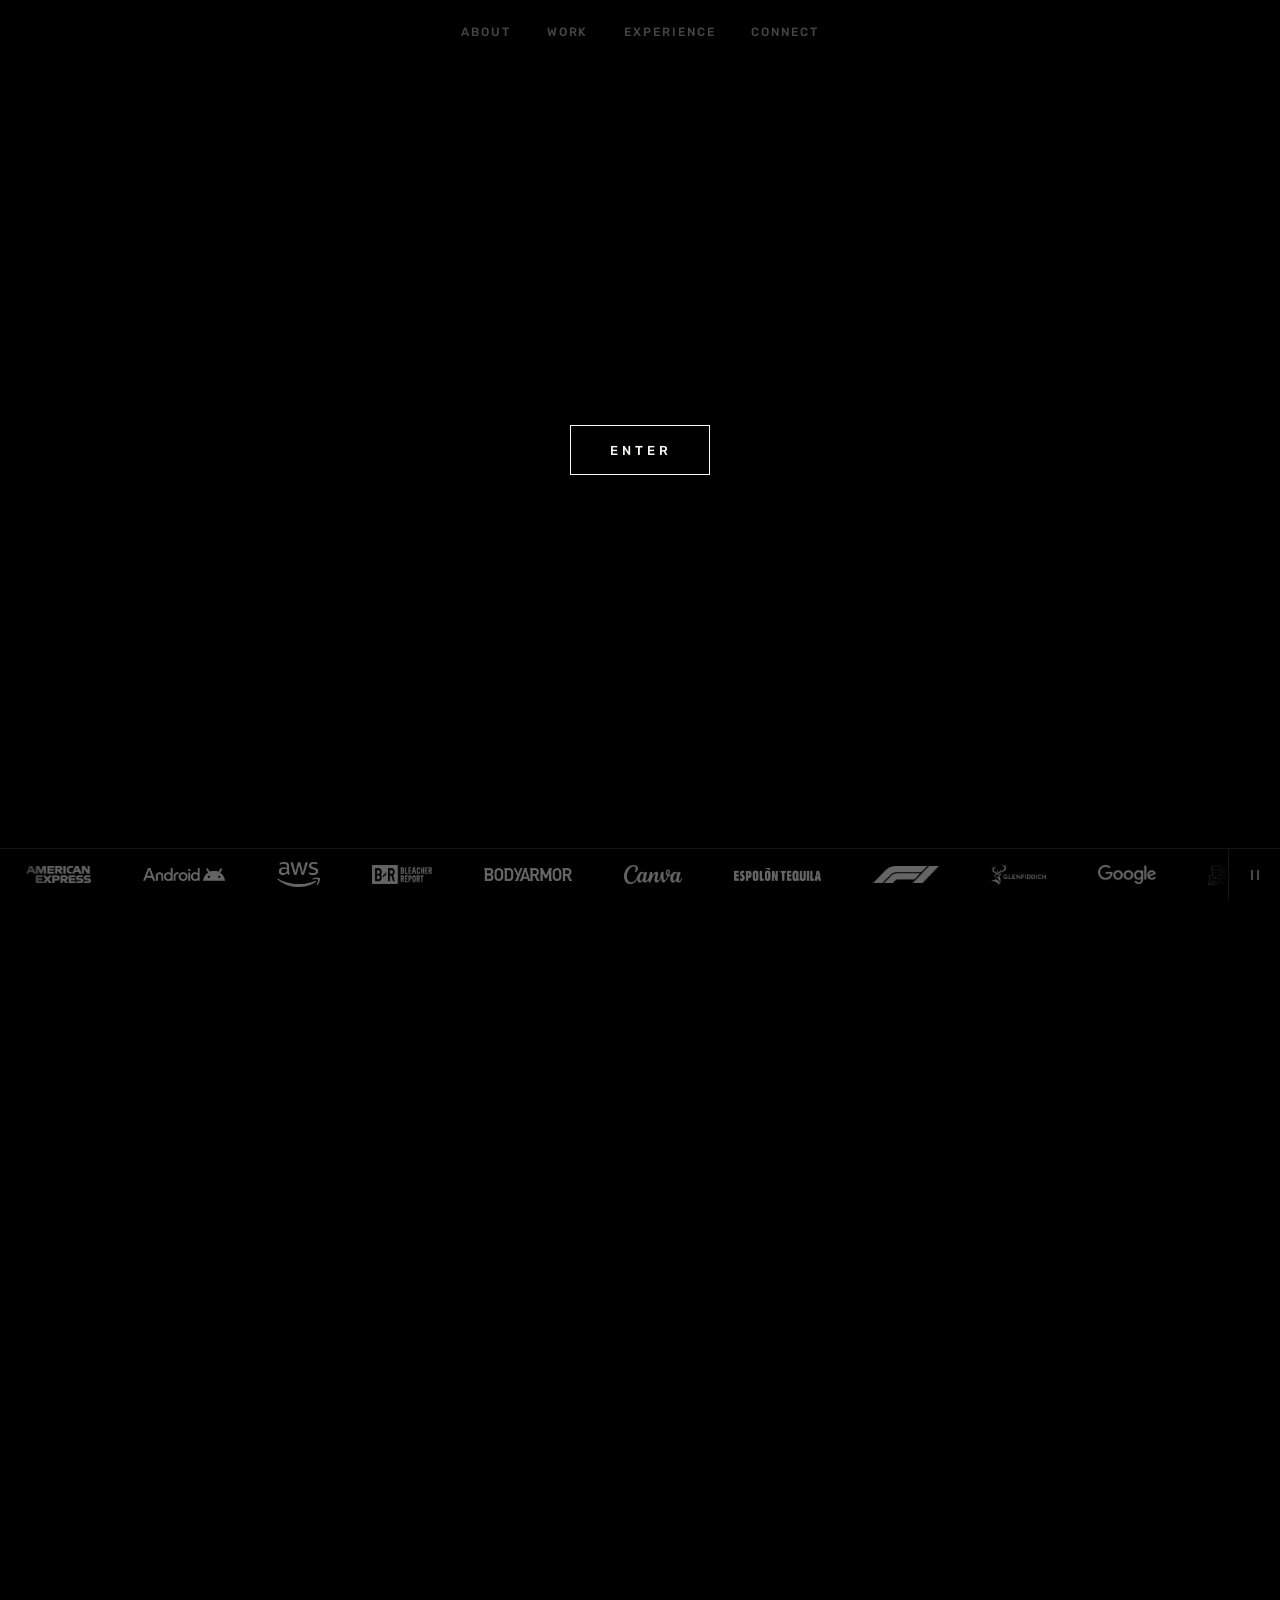
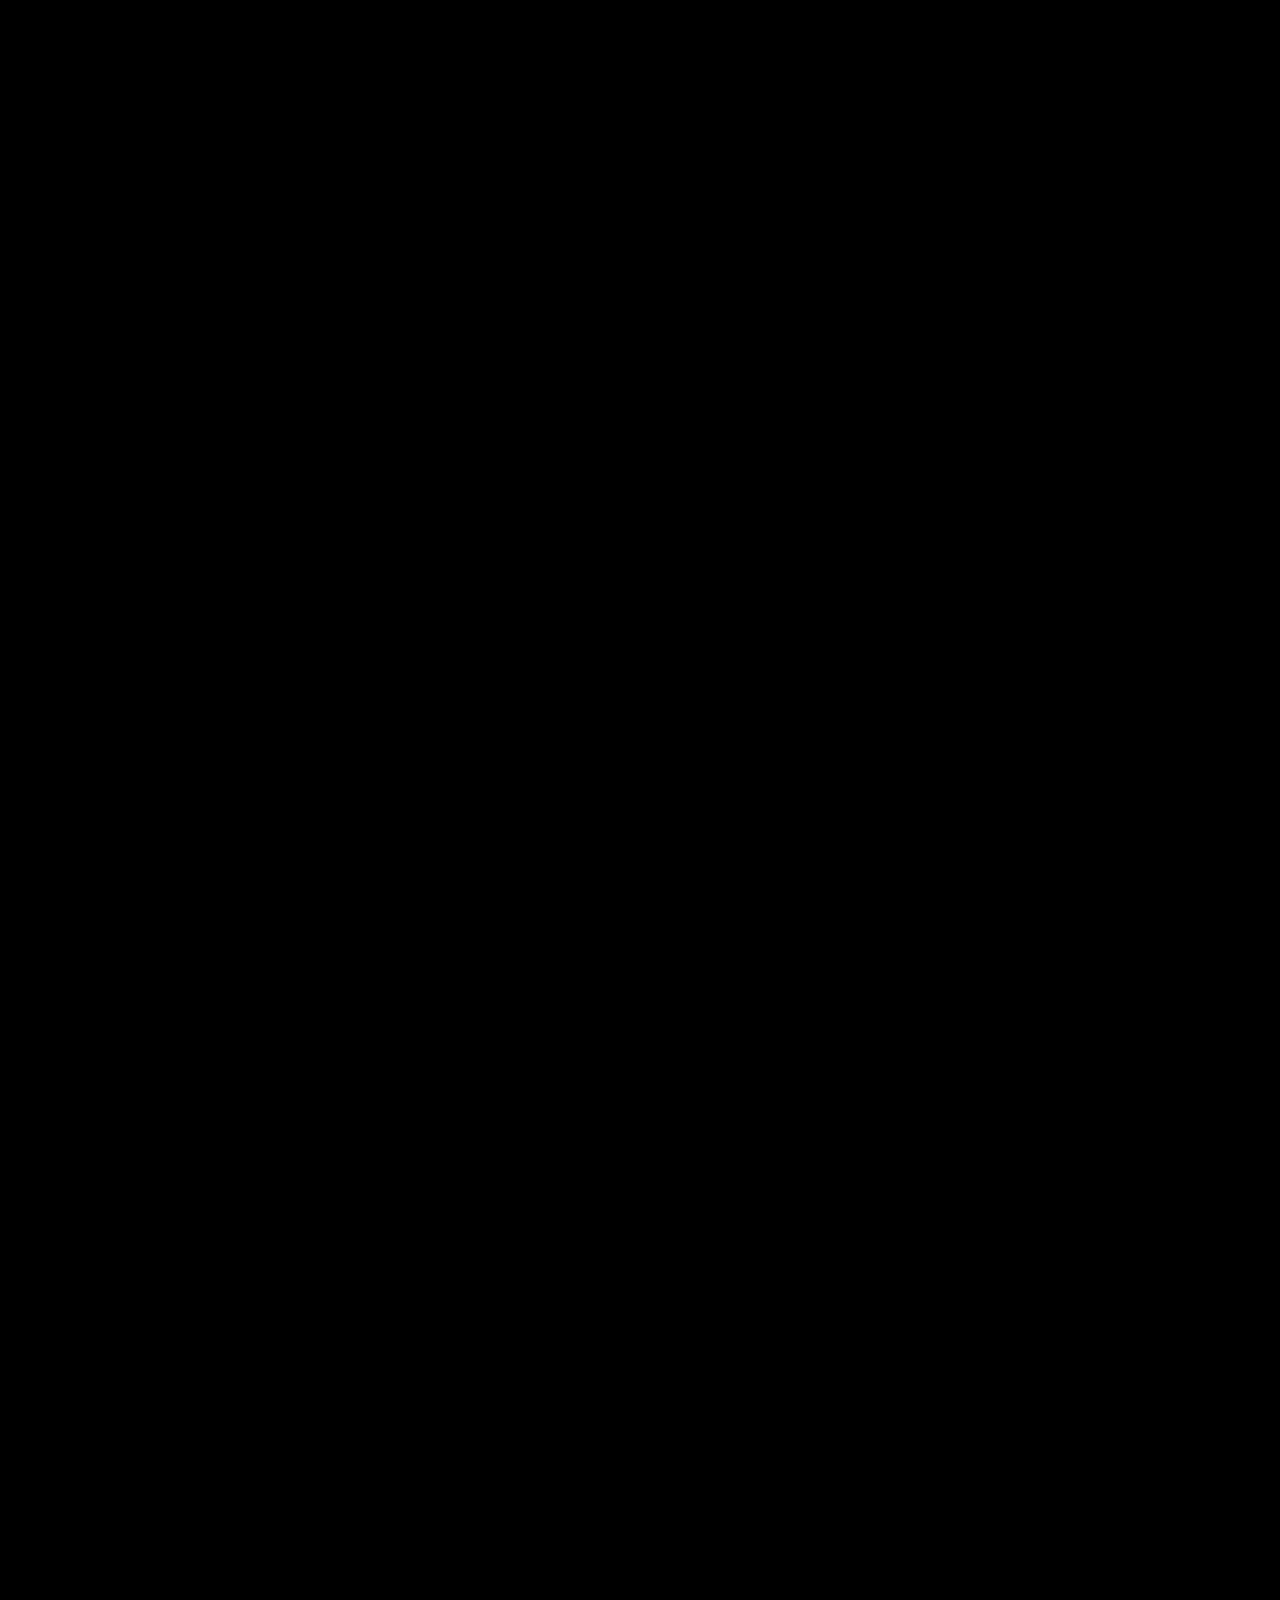
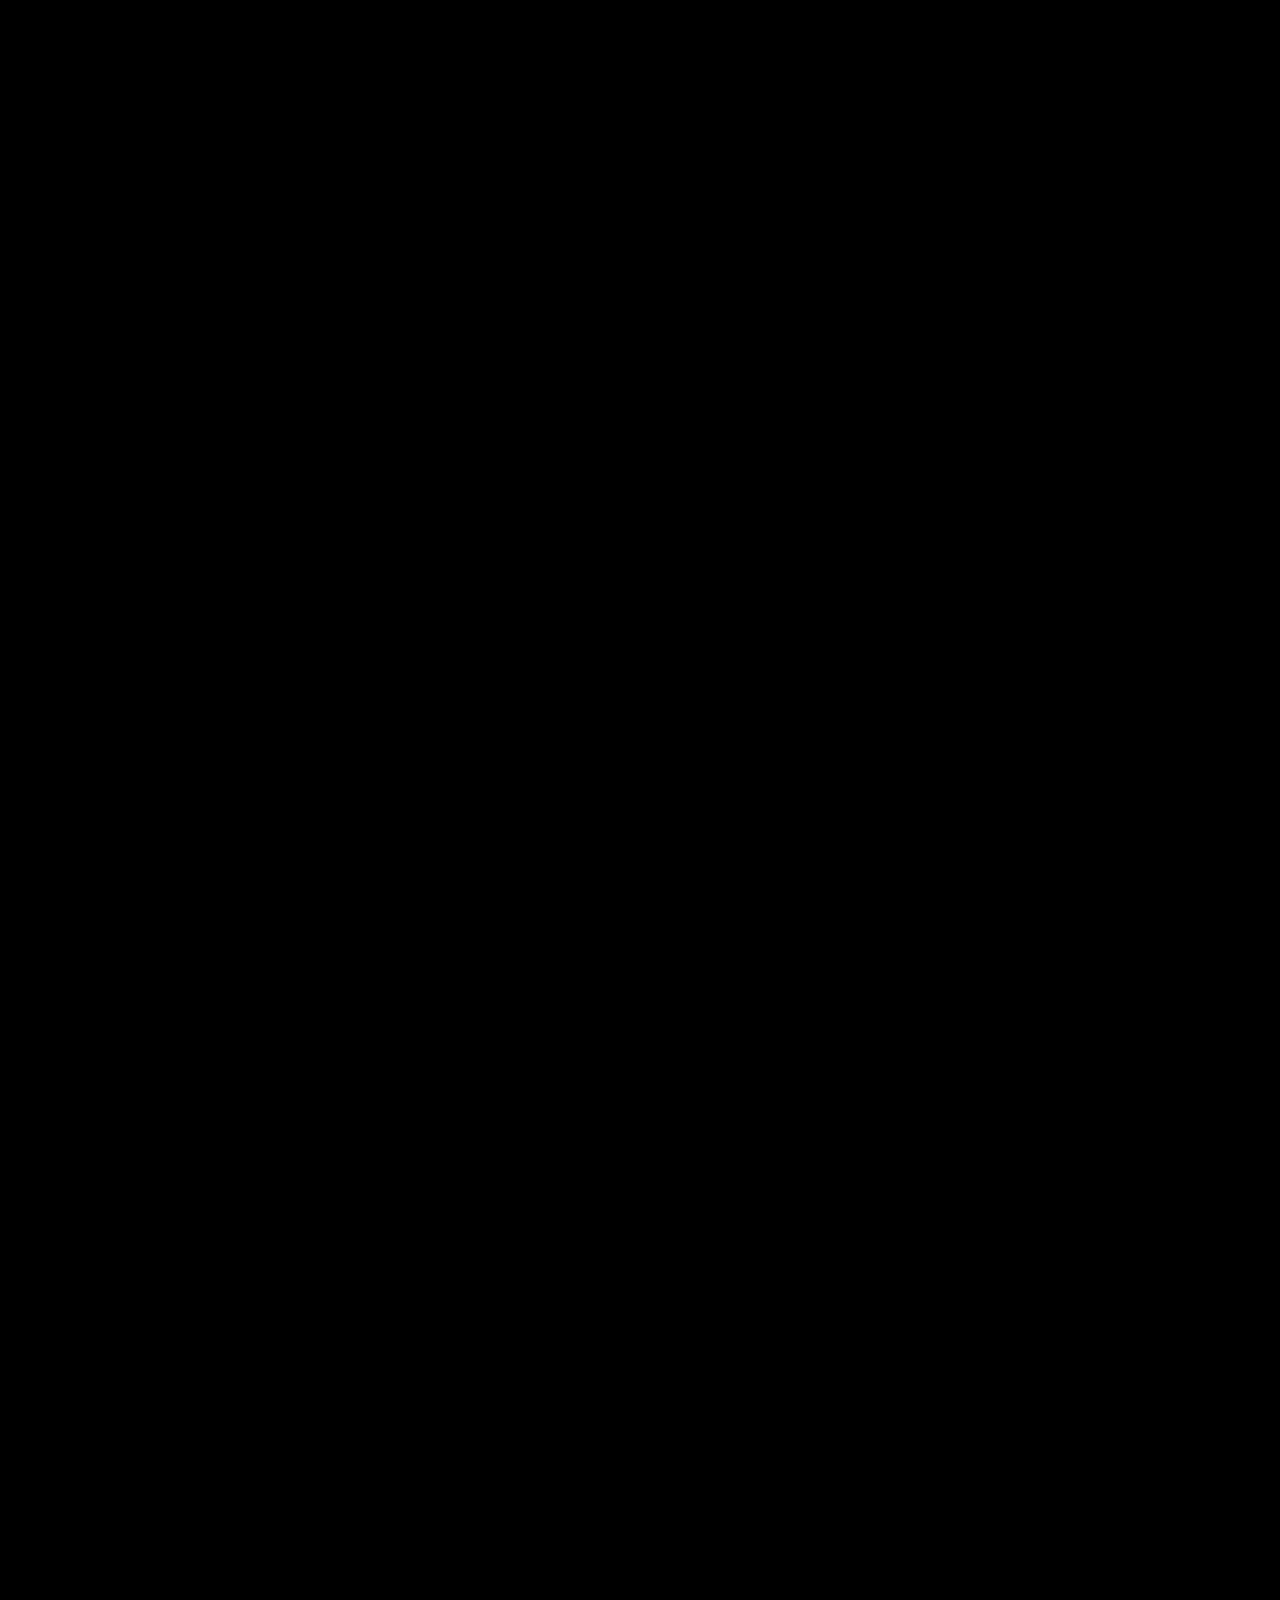
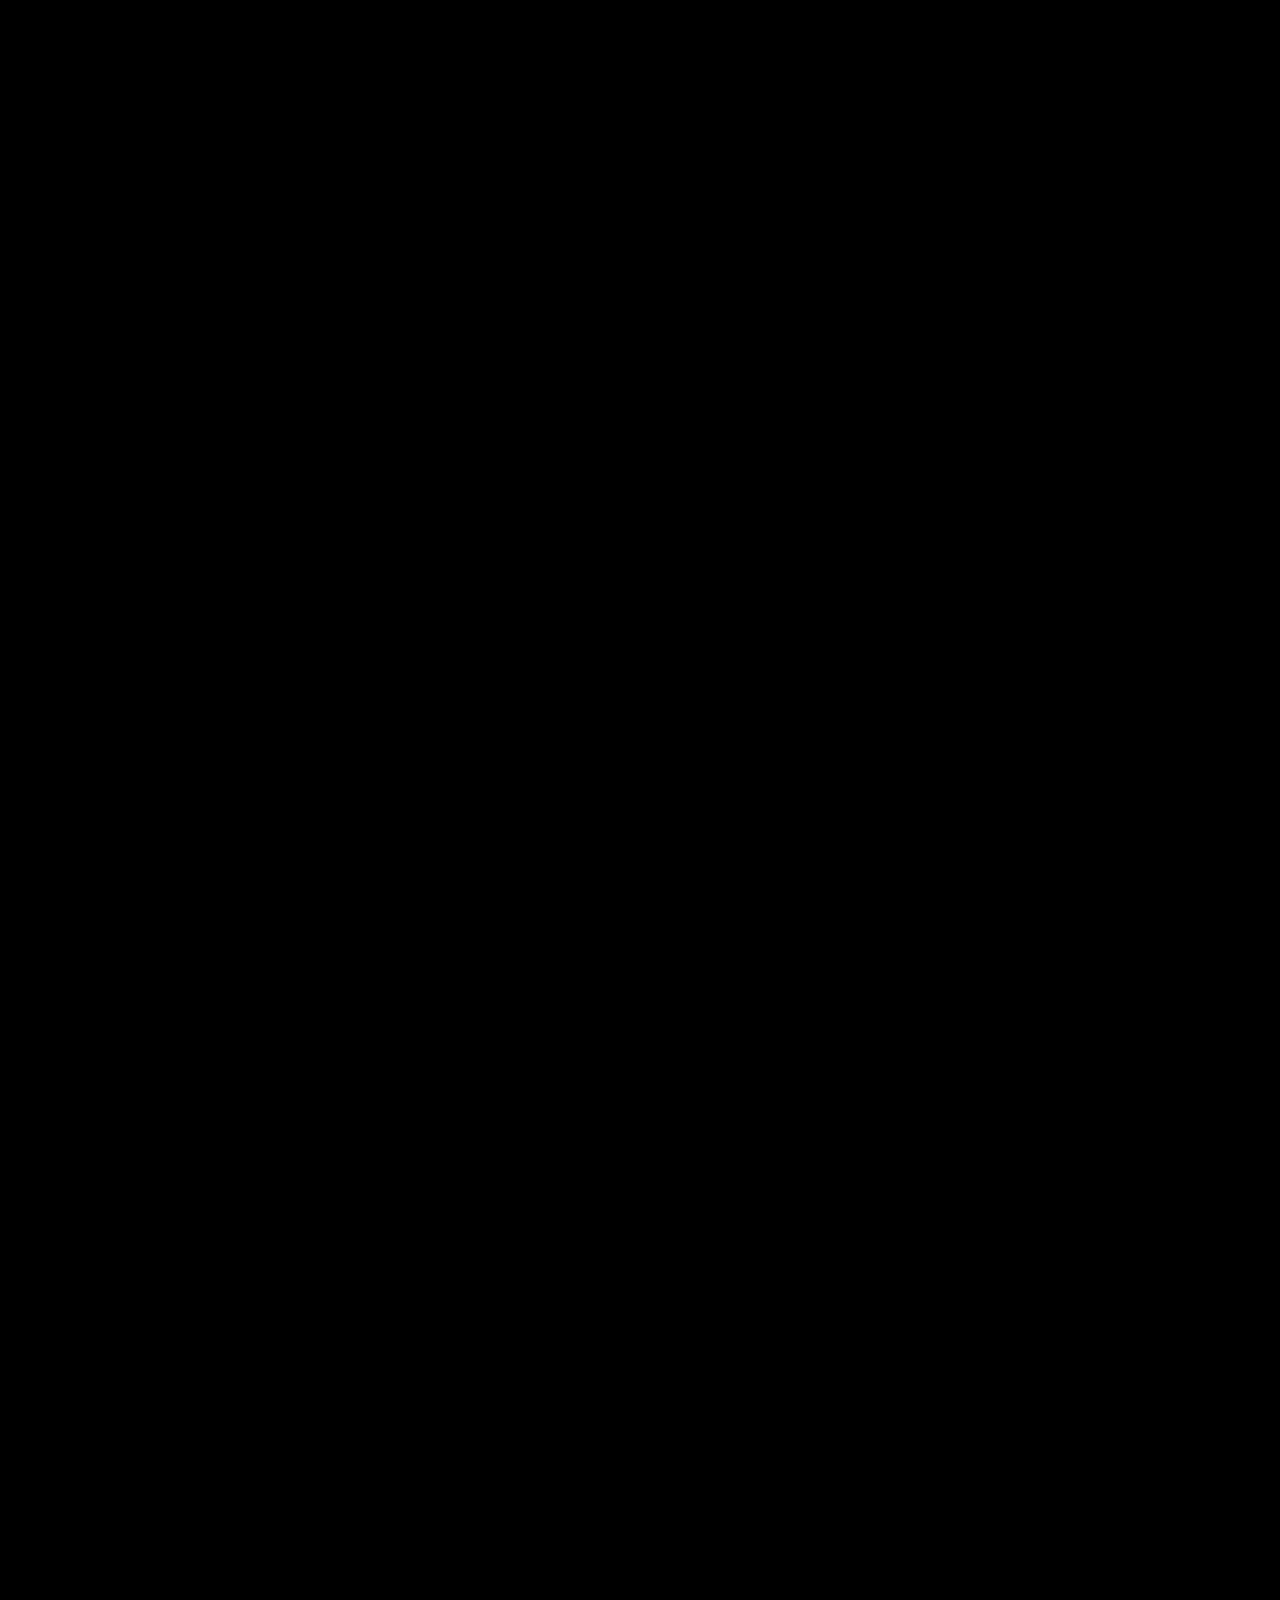
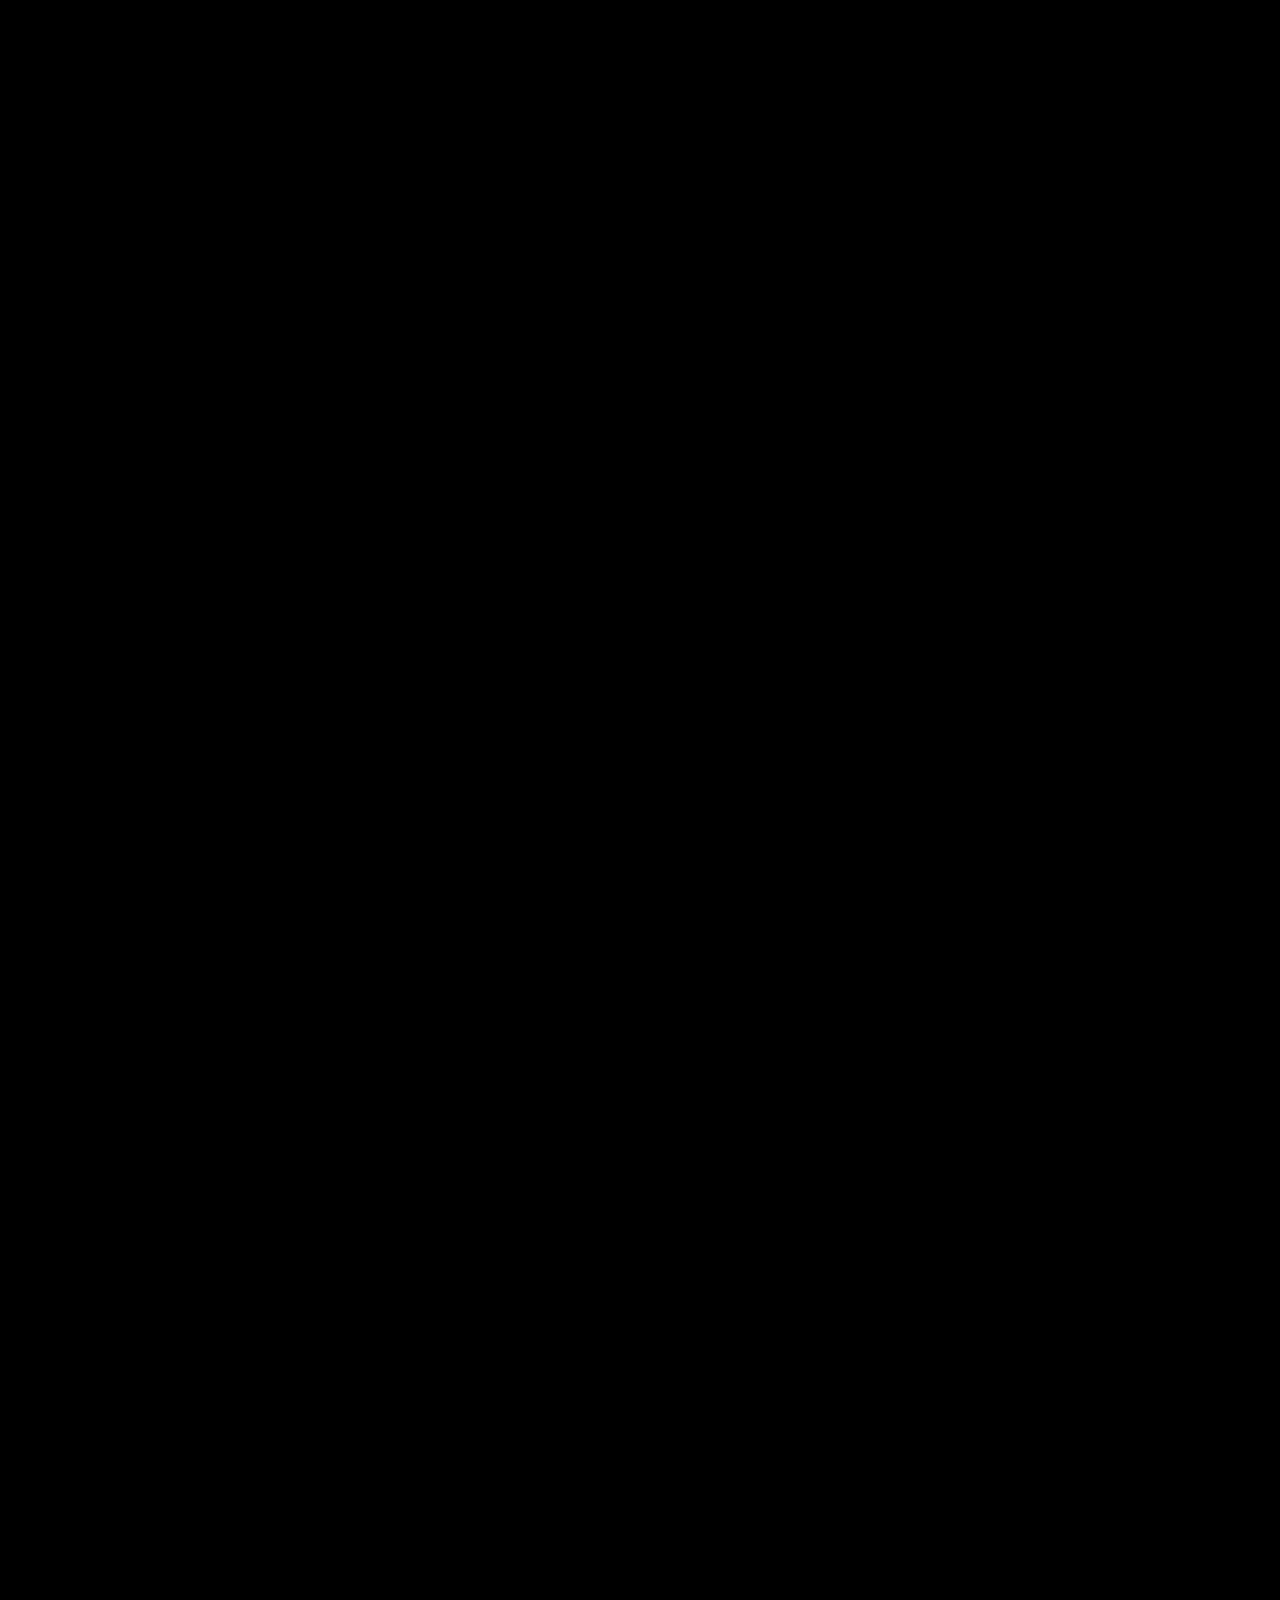
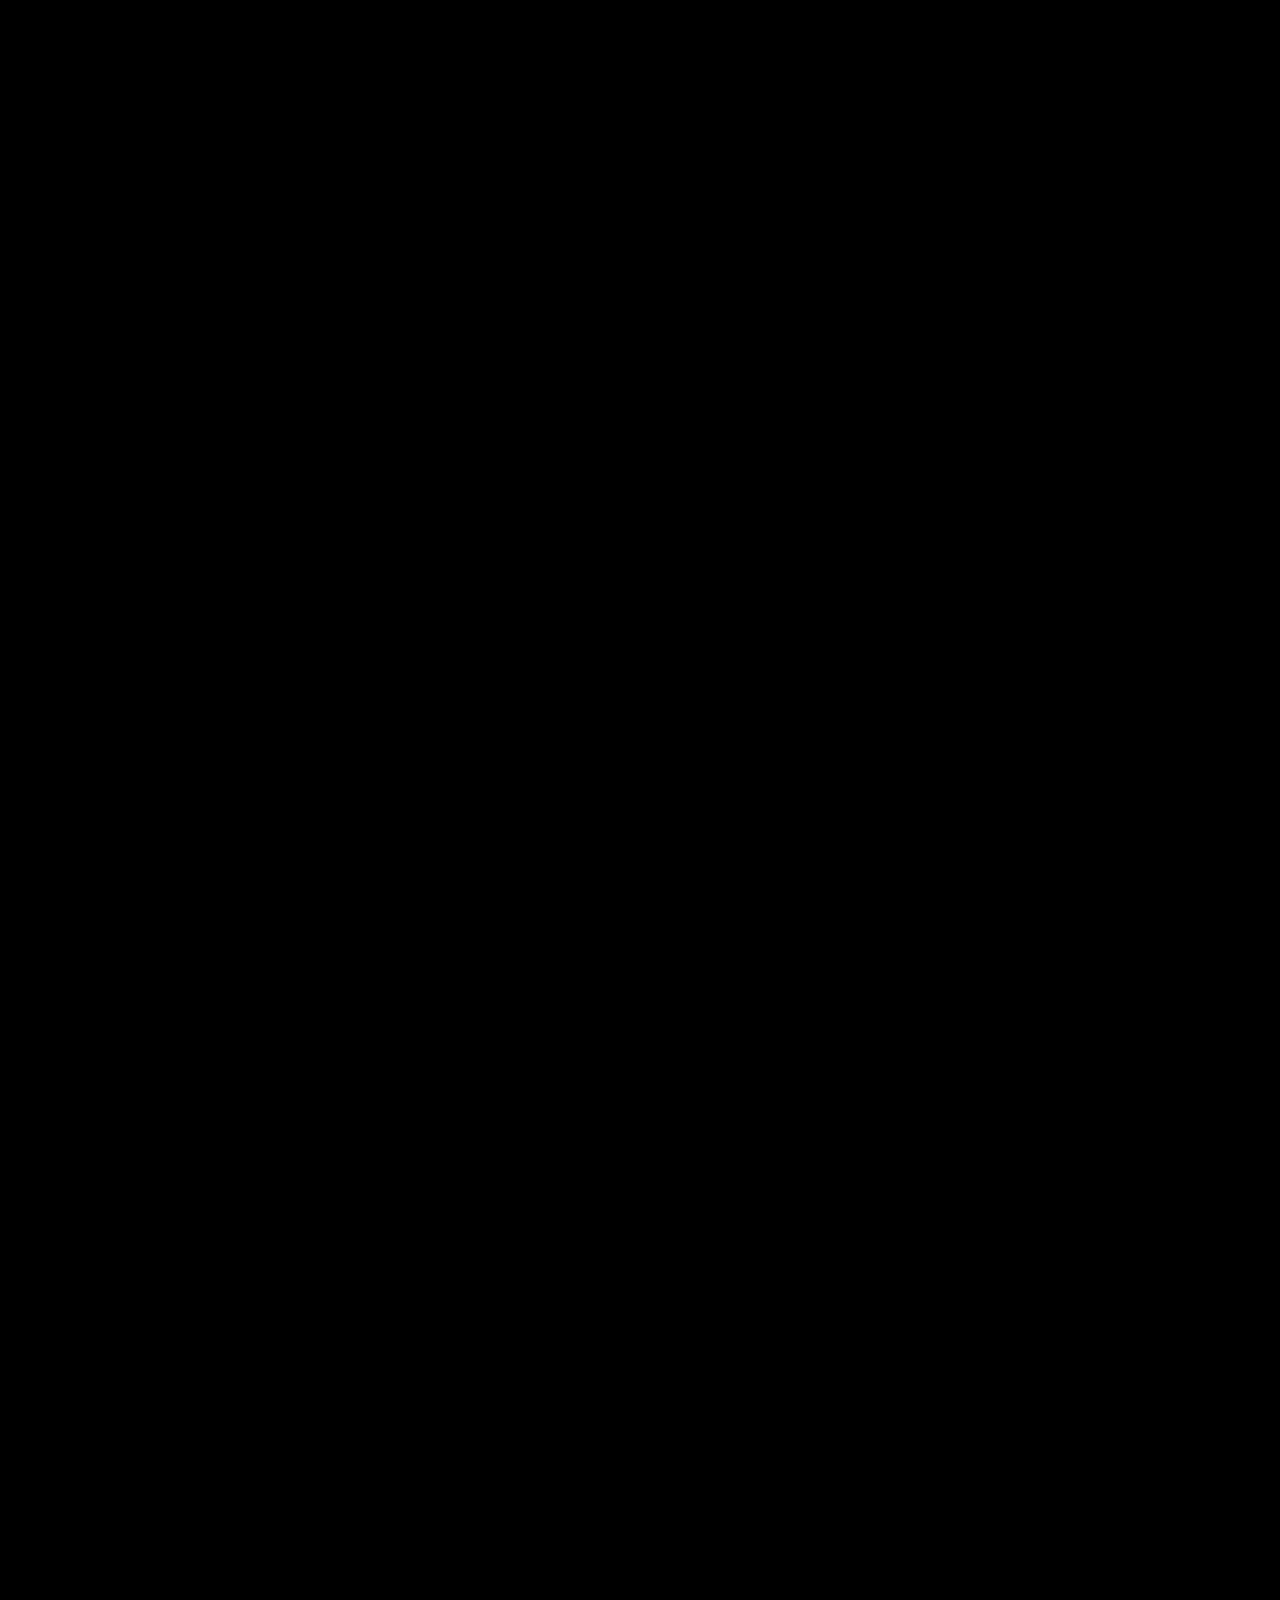
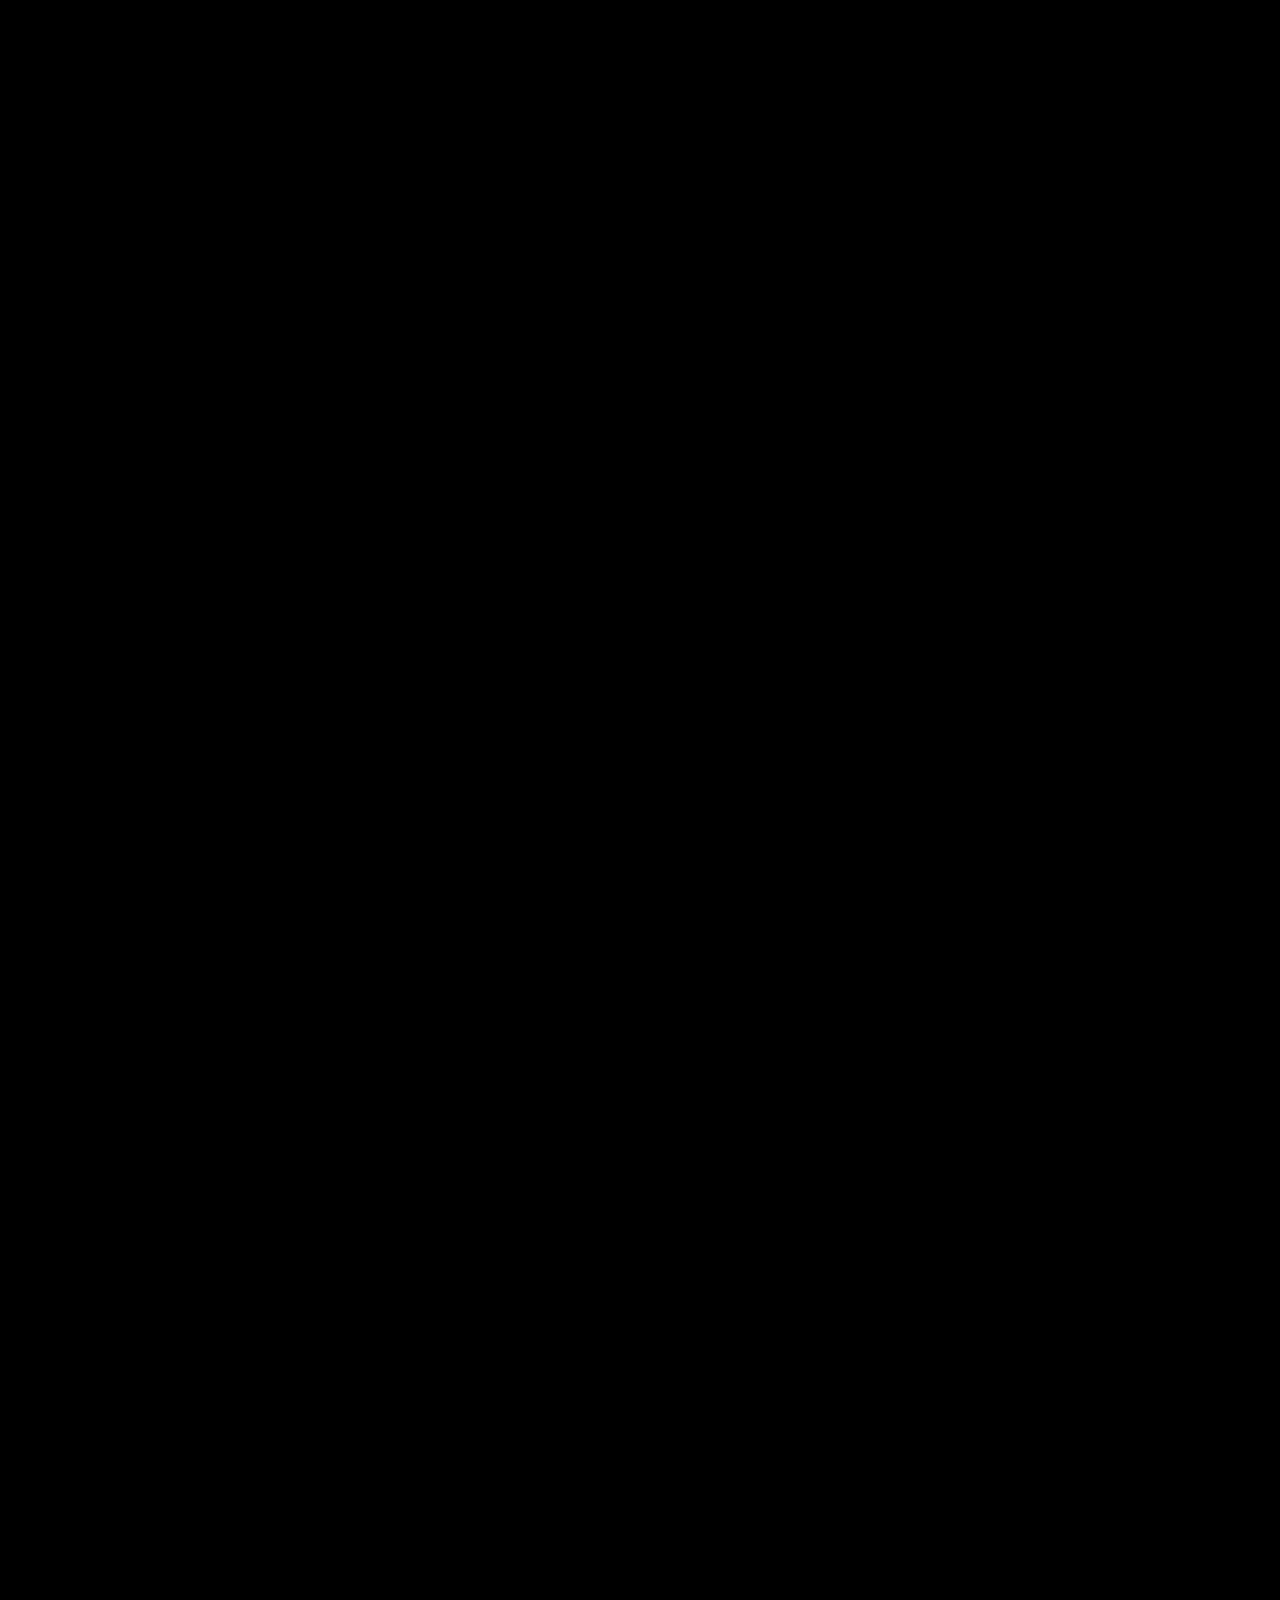
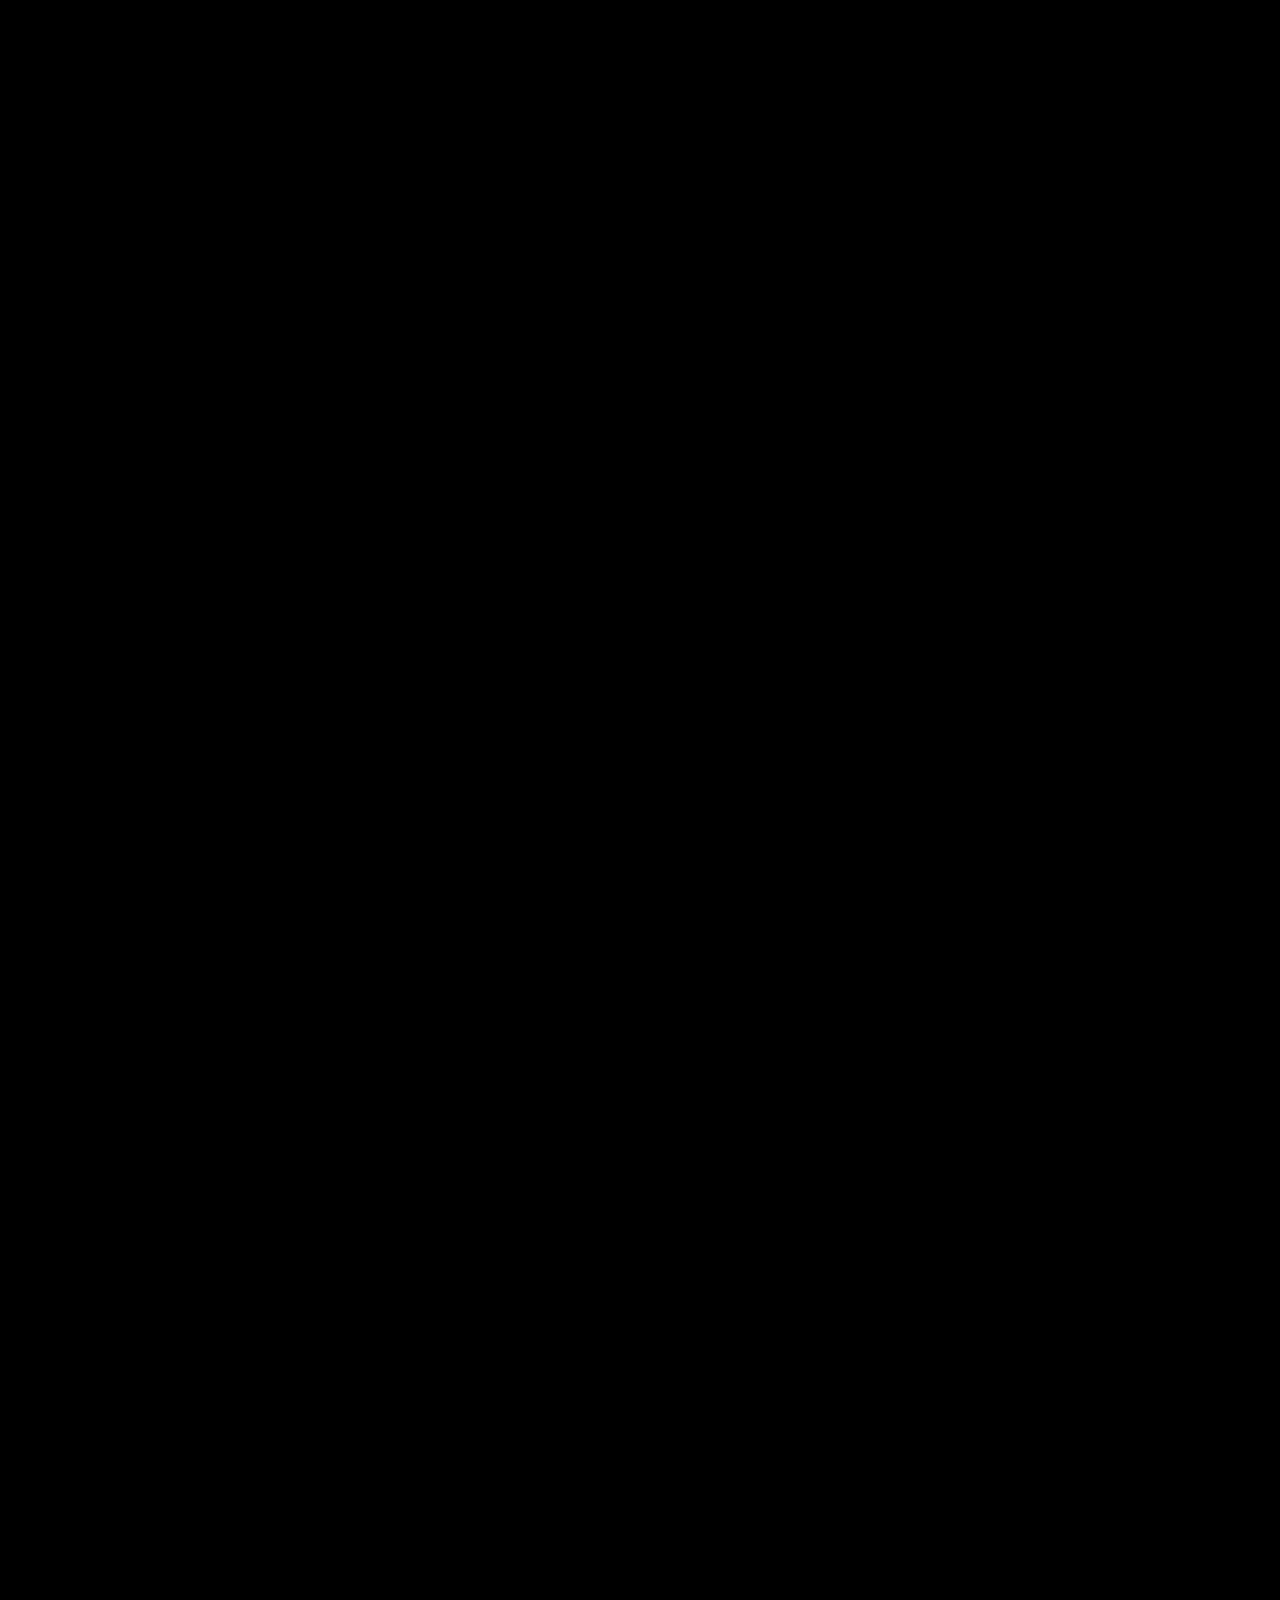
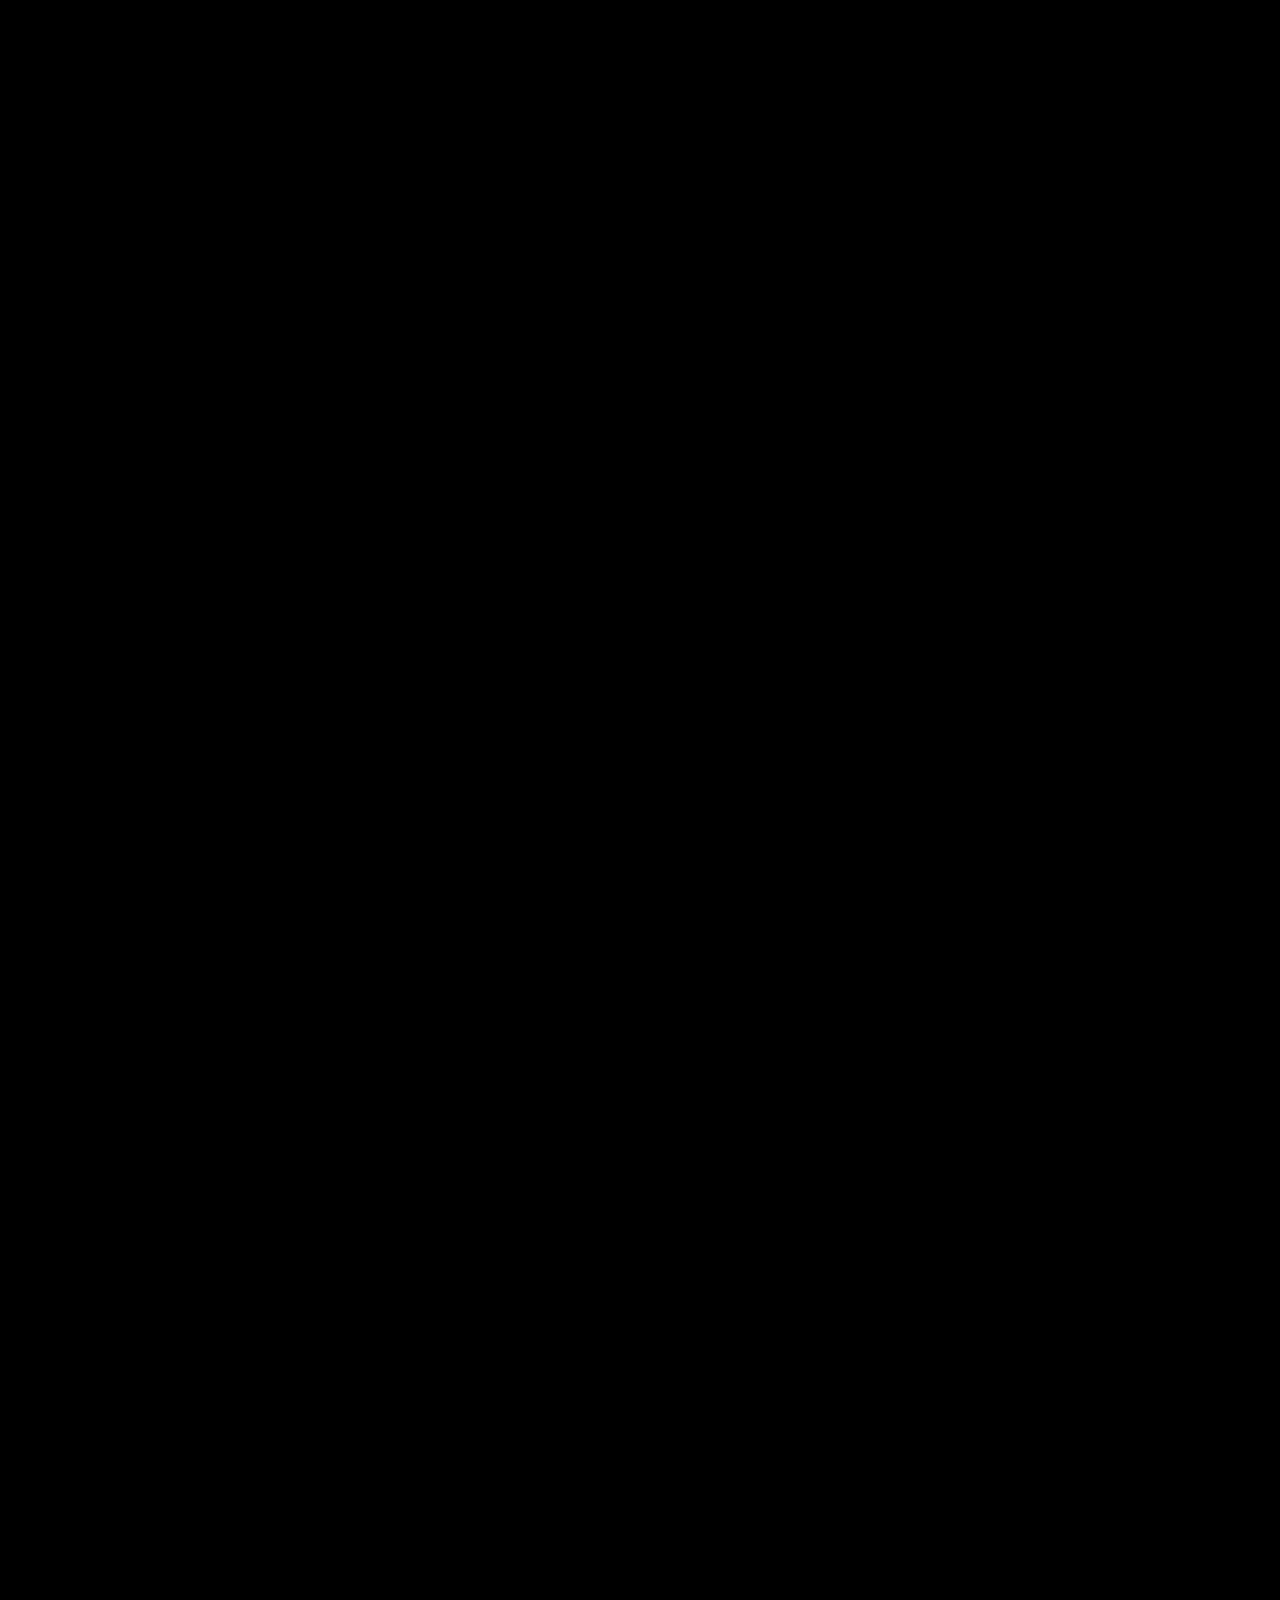
<file: index.html>
<!doctype html>
<html lang="en">
<head>
  <meta charset="utf-8">
  <meta name="viewport" content="width=device-width, initial-scale=1">
  <title>Pete Scanlon — Creative Strategy | Sports + Entertainment</title>
  <meta name="description" content="Pete Scanlon is a fan-focused strategy director helping brands understand fans and show up meaningfully in sports culture.">
  <script>
    // Decide the scroll model before first paint so the layout never jumps.
    (function (d) {
      var h = matchMedia("(min-width: 1024px) and (min-height: 600px) and (hover: hover) and (pointer: fine)").matches;
      var rm = matchMedia("(prefers-reduced-motion: reduce)").matches || /[?&]motion=reduce\b/.test(location.search);
      // Enter once per visit: coming back from a case study goes straight in.
      var entered = false; try { entered = sessionStorage.getItem("entered") === "1"; } catch (e) {}
      d.className += " js" + (entered ? "" : " is-gated") + (h && !rm ? " is-h" : " is-v") + (rm ? " is-rm" : "");
      if (/^(localhost|127\.0\.0\.1)$/.test(location.hostname) || /[?&]dev\b/.test(location.search)) d.className += " dev";
    })(document.documentElement);
  </script>
  <link rel="canonical" href="https://www.petescanlon.com/">
  <!-- Link previews (iMessage, Slack, LinkedIn, etc.) -->
  <meta property="og:type" content="website">
  <meta property="og:url" content="https://www.petescanlon.com/">
  <meta property="og:title" content="Pete Scanlon — Creative Strategy | Sports + Entertainment">
  <meta property="og:description" content="Pete Scanlon is a fan-focused strategy director helping brands understand fans and show up meaningfully in sports culture.">
  <meta property="og:image" content="https://www.petescanlon.com/assets/img/site/share.jpg">
  <meta property="og:image:width" content="1200">
  <meta property="og:image:height" content="630">
  <meta property="og:image:alt" content="Indiana's Fernando Mendoza stretching full length with the ball, shown as a motion sequence.">
  <meta name="twitter:card" content="summary_large_image">
  <meta name="twitter:image" content="https://www.petescanlon.com/assets/img/site/share.jpg">
  <link rel="preconnect" href="https://fonts.googleapis.com">
  <link rel="preconnect" href="https://fonts.gstatic.com" crossorigin>
  <link href="https://fonts.googleapis.com/css2?family=Schibsted+Grotesk:wght@900&family=Rubik:wght@300;400;500;600;700&display=swap" rel="stylesheet">
  <link rel="stylesheet" href="/assets/css/site.css">
</head>
<body class="home">
  <a class="skip" href="#about">Skip to content</a>

  <header class="topbar">
    <a class="brand" href="/#home" data-jump>Pete<br>Scanlon</a>
    <nav class="menu" id="menu" aria-label="Sections">
      <ul>
        <li><a href="/#about" data-jump data-section="about">About</a></li>
        <li><a href="/#work" data-jump data-section="work">Work</a></li>
        <li><a href="/#experience" data-jump data-section="experience">Experience</a></li>
        <li><a href="/#connect" data-jump data-section="connect">Connect</a></li>
      </ul>
    </nav>
    <div class="utils">
      <button class="feedback-toggle" type="button" hidden></button>
      <button class="menu-toggle" type="button" aria-expanded="false" aria-controls="menu">Menu</button>
    </div>
  </header>

  <!-- Enter: one click before the journey, so sound can play from the start (browsers allow audio only after a click or tap). -->
  <div class="gate" id="gate"><button class="gate-enter" type="button">Enter</button></div>
  <div class="viewport" id="viewport">
    <main class="track" id="track">

      <!-- 1. Opening identity -->
      <section class="panel panel--opening" id="home" aria-label="Introduction">
        <div class="slide">
          <div class="opening-title">
            <h1 class="opening-name">Pete<br><span class="opening-last">Scanlon</span></h1>
            <p class="opening-sub">Creative Strategy | Sports + Entertainment</p>
          </div>
        </div>
      </section>

      <!-- 2. Bio -->
      <section class="panel panel--bio" id="about" aria-labelledby="bio-title">
        <div class="slide">
          <h2 class="bio-title" id="bio-title">The Memory<br>Machine</h2>
          <figure class="bio-photo">
            <img src="/assets/img/site/memory-machine.webp" width="1100" height="1100"
                 alt="Pete as a young boy on a beach boardwalk in a Red Sox cap, holding a lacrosse stick and grinning.">
            <figcaption>Pete circa 1991</figcaption>
          </figure>
          <div class="bio-copy">
            <p>I'm a fan-focused strategy director who helps brands understand fans and show up meaningfully in sports culture. I've had the pleasure of being embedded inside companies like Google, YouTube, and Bleacher Report, partnering with agencies like Momentum, Game Seven, and 72andSunny, and helping brands shape partnerships with the NHL, NCAA, Aston Martin F1 and more.</p>
            <p>I believe sports is the world's most powerful <strong class="cm-phrase">collective memory</strong> machine. Few things make people care so deeply, while connecting us to something bigger than ourselves. Yet today, so much of the landscape treats that passion as standard inventory instead of something sacred.</p>
            <p>My work is about helping brands earn a place in the memories sports creates. Not by interrupting fandom, but by giving something back to it.</p>
            <img class="bio-signature" src="/assets/img/site/signature.webp" width="494" height="349" alt="Pete">
          </div>
        </div>
      </section>

      <!-- 3. Collective Memory -->
      <section class="panel panel--memory" id="collective-memory" aria-labelledby="cm-title">
        <div class="memory-stage">
          <div class="cm-grid" aria-hidden="true"></div>
          <h2 class="cm-title" id="cm-title"><span>Collective</span> <span>Memory</span></h2>
          <p class="cm-question">How might we earn a place in the memories sports creates?</p>
        </div>
      </section>

      <!-- 4. Ways to work with Pete -->
      <section class="panel panel--ways" id="ways" aria-labelledby="ways-title">
        <div class="slide">
          <h2 class="ways-title" id="ways-title">Ways to work<br> with Pete</h2>
          <div class="ways-grid">
            <article class="way">
              <p class="way-num" aria-hidden="true">01</p>
              <h3>Fan, Team + League Insight</h3>
              <p class="way-desc">Uncovering the cultural, behavioral, and market truths that drive modern fandom. I translate audience insights and landscape dynamics into actionable intelligence.</p>
              <h4>Example deliverables</h4>
              <ul>
                <li>Fan Insights + Segmentation</li>
                <li>Cultural and Subculture Insights + Trends</li>
                <li>Competitive Audits + Analysis</li>
                <li>Surveys, Interviews + Focus Groups</li>
              </ul>
            </article>
            <article class="way">
              <p class="way-num" aria-hidden="true">02</p>
              <h3>Brand Strategy</h3>
              <p class="way-desc">Defining what an organization stands for, its core values and place in the competitive landscape. This centers the strategy on what a brand does best and what its audiences value.</p>
              <h4>Example deliverables</h4>
              <ul>
                <li>Mission, Vision + Purpose</li>
                <li>Brand Narrative + Archetype</li>
                <li>Brand + Partnership Positioning</li>
                <li>Sponsorship Strategy + Investment</li>
              </ul>
            </article>
            <article class="way">
              <p class="way-num" aria-hidden="true">03</p>
              <h3>Creative Strategy</h3>
              <p class="way-desc">Defining how a brand or partnership should show up in the world via campaigns, actions, and initiatives. I create a focused space for imagination through a fan-first approach and a clear definition of the challenge.</p>
              <h4>Example deliverables</h4>
              <ul class="two-col">
                <li>Creative Briefs</li>
                <li>Content + Campaign Strategy</li>
                <li>Brand Platforms</li>
                <li>Partnership Activation + Roadmaps</li>
                <li>Brand Actions Playbook</li>
                <li>Experiential + Event Strategy</li>
                <li>Influencer + Earned Strategy</li>
                <li>Integrated Campaigns + Amplification</li>
              </ul>
            </article>
          </div>
        </div>
      </section>

      <!-- 5. The work: index of 10 projects -->
      <section class="panel panel--work" id="work" aria-labelledby="work-title">
        <h2 class="work-title" id="work-title">The Work</h2>
        <ol class="work-grid" id="work-grid"></ol>
        <noscript><p>Enable JavaScript to browse case studies, or email <a href="mailto:pete@instead.studio">pete@instead.studio</a>.</p></noscript>
      </section>

      <!-- 6. Category experience -->
      <section class="panel panel--experience" id="experience" aria-labelledby="exp-title">
        <div class="slide">
          <h2 class="exp-title" id="exp-title">Category<br> Experience</h2>
          <div class="exp-grid">
            <div><h3>B2B Tech</h3><ul><li>Android</li><li>AWS</li><li>DocuSign</li><li>Intel</li><li>Intrinsic AI</li><li>Oracle</li></ul></div>
            <div><h3>Consumer Tech</h3><ul><li>Canva</li><li>CapCut</li><li>Google</li><li>Meta</li><li>Waymo</li><li>Wing</li><li>Zillow</li></ul></div>
            <div><h3>CPG</h3><ul><li>BodyArmor</li><li>Espolón</li><li>Glenfiddich</li><li>MadeGood</li><li>Spindrift</li><li>Tullamore DEW</li><li>Wild Turkey</li></ul></div>
            <div><h3>Entertainment</h3><ul><li>Amazon Prime</li><li>Dish Network</li><li>Google Play Music</li><li>Sling TV</li><li>YouTube</li></ul></div>
            <div class="exp-spacer" aria-hidden="true"></div>
            <div><h3>Hardware</h3><ul><li>Google Nest</li><li>Google Pixel</li><li>Nvidia Shield</li><li>Samsung Galaxy</li></ul></div>
            <div><h3>Lifestyle</h3><ul><li>Amex</li><li>Dunkin’</li><li>Ram Trucks</li><li>Starbucks</li><li>Ugg for Men</li><li>Ulta Beauty</li></ul></div>
            <div><h3>Sports</h3><ul><li>Bleacher Report</li><li>F1</li><li>MLB</li><li>NBA</li><li>NHL</li><li>San Jose Quakes</li></ul></div>
            <div><h3>Telecom</h3><ul><li>T-Mobile</li><li>Verizon</li><li>Visible Wireless</li></ul></div>
            <div><h3>Travel</h3><ul><li>Atlas Obscura</li><li>Carnival Cruise Line</li><li>Destination Toronto</li></ul></div>
          </div>
        </div>
      </section>

      <!-- 7. Kind words: cards built from SITE.testimonials (content.js) -->
      <section class="panel panel--kind" id="kind-words" aria-labelledby="kind-title">
        <div class="slide">
          <h2 class="kind-title" id="kind-title">Kind Words</h2>
          <div class="kind" id="kind"></div>
        </div>
      </section>

      <!-- 8. Connect -->
      <section class="panel panel--connect" id="connect" aria-labelledby="connect-title">
        <div class="slide">
          <div class="connect-band">
            <img class="connect-photo" src="/assets/img/site/connect.webp" width="2172" height="724" loading="lazy"
                 alt="A packed arena watches Bill Russell of the Celtics leap to block a shot under the basket.">
            <h2 class="connect-title" id="connect-title">Connect</h2>
            <!-- Russell's hand and forearm sit in front of the word. -->
            <img class="connect-photo connect-hand" src="/assets/img/site/connect-hand.webp" width="2172" height="724" loading="lazy" alt="" aria-hidden="true">
          </div>
          <div class="connect-row">
            <p class="connect-name">Pete Scanlon</p>
            <p class="connect-mail"><span class="connect-invite">Get in touch</span>
              <a href="mailto:pete@instead.studio">pete@instead.studio</a></p>
            <p><a href="https://www.linkedin.com/in/petescanlon" rel="noopener">LinkedIn</a></p>
          </div>
        </div>
      </section>

    </main>
  </div>

  <!-- Shared-element illusion: “collective memory” grows into the title -->
  <div class="cm-flyer" aria-hidden="true"><span class="cm-flyer-title"><span>Collective</span> <span>Memory</span></span></div>

  <dialog class="private" id="private-dialog" aria-labelledby="private-title">
    <button class="private-close" type="button" aria-label="Close">×</button>
    <p class="private-project" id="private-project"></p>
    <h2 class="private-title" id="private-title">Project is private</h2>
    <form class="private-form" autocomplete="off" novalidate>
      <label for="private-password">Password</label>
      <input id="private-password" name="private-password" type="password" autocomplete="off"
             data-1p-ignore data-lpignore="true" spellcheck="false">
    </form>
    <a class="private-next" href="/work/bleacher-report/">Next <span aria-hidden="true">→</span></a>
  </dialog>

  <script src="/assets/js/manifest.js"></script>
  <script src="/assets/js/content.js"></script>
  <script src="/assets/js/memory-config.js"></script>
  <script src="/assets/js/chrome.js"></script>
  <script src="/assets/js/journey.js"></script>
  <script src="/assets/js/memory.js"></script>
  <script src="/assets/js/home.js"></script>
</body>
</html>
</file>
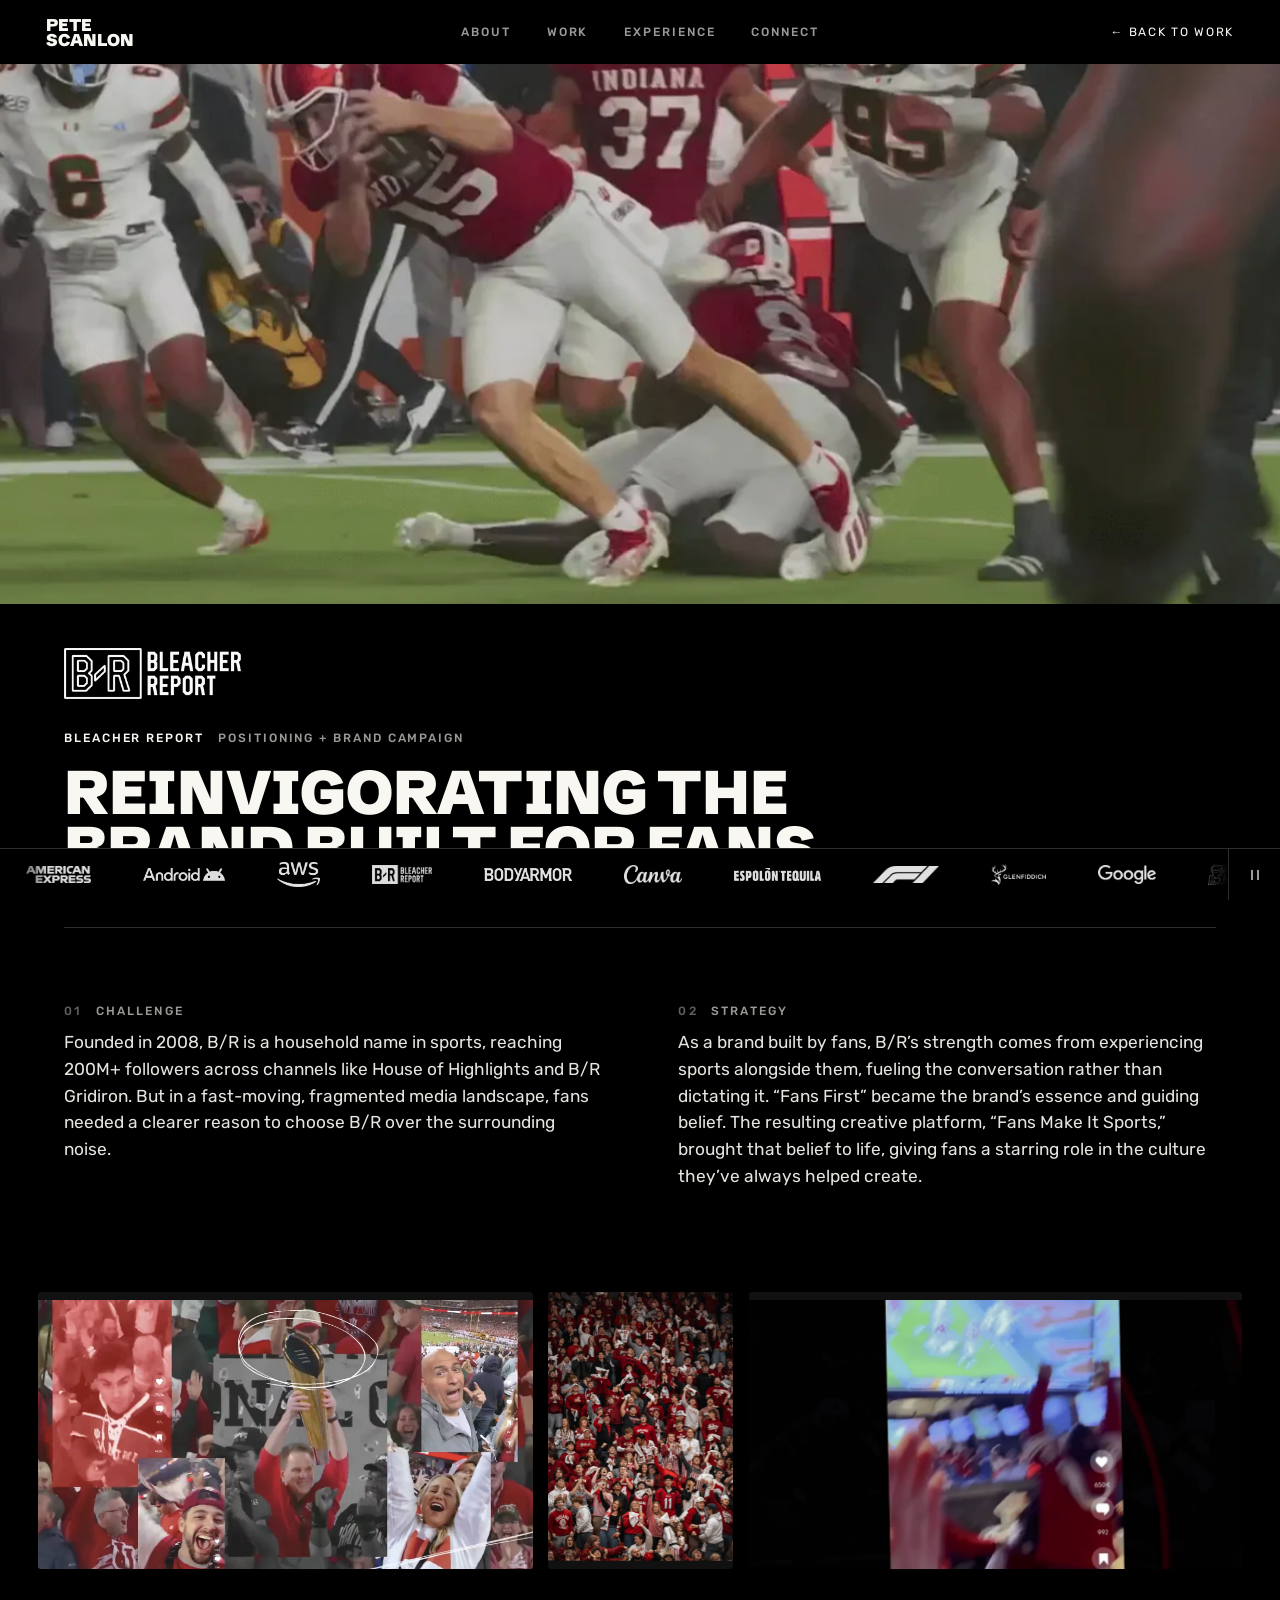
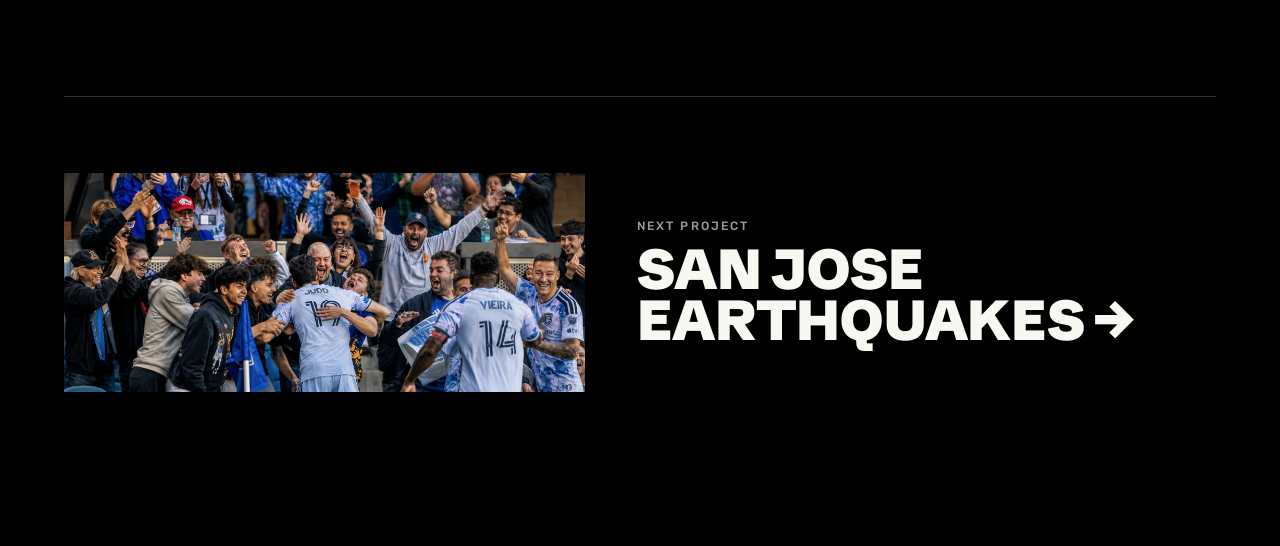
<file: work/bleacher-report/index.html>
<!doctype html>
<html lang="en">
<head>
  <meta charset="utf-8">
  <meta name="viewport" content="width=device-width, initial-scale=1">
  <title>Bleacher Report — Pete Scanlon</title>
  <script>
    (function (d) {
      d.className += " js" + (matchMedia("(prefers-reduced-motion: reduce)").matches ? " is-rm" : "");
      if (/^(localhost|127\.0\.0\.1)$/.test(location.hostname) || /[?&]dev\b/.test(location.search)) d.className += " dev";
    })(document.documentElement);
  </script>
  <link rel="canonical" href="https://www.petescanlon.com/work/bleacher-report/">
  <link rel="preconnect" href="https://fonts.googleapis.com">
  <link rel="preconnect" href="https://fonts.gstatic.com" crossorigin>
  <link href="https://fonts.googleapis.com/css2?family=Schibsted+Grotesk:wght@900&family=Rubik:wght@300;400;500;600;700&display=swap" rel="stylesheet">
  <link rel="stylesheet" href="/assets/css/site.css">
</head>
<body class="case-page" data-slug="bleacher-report">
  <a class="skip" href="#case">Skip to content</a>
  <header class="topbar">
    <a class="brand" href="/">Pete<br>Scanlon</a>
    <nav class="menu" id="menu" aria-label="Sections">
      <ul>
        <li><a href="/#about">About</a></li>
        <li><a href="/#work">Work</a></li>
        <li><a href="/#experience">Experience</a></li>
        <li><a href="/#connect">Connect</a></li>
      </ul>
    </nav>
    <div class="utils">
      <a class="case-back" href="/#work"><span aria-hidden="true">←</span> Back to Work</a>
      <button class="menu-toggle" type="button" aria-expanded="false" aria-controls="menu">Menu</button>
    </div>
  </header>
  <main id="case"><noscript><h1>Bleacher Report</h1><p><a href="/#work">Back to Work</a></p></noscript></main>
  <script src="/assets/js/manifest.js"></script>
  <script src="/assets/js/content.js"></script>
  <script src="/assets/js/chrome.js"></script>
  <script src="/assets/js/case.js"></script>
</body>
</html>
</file>
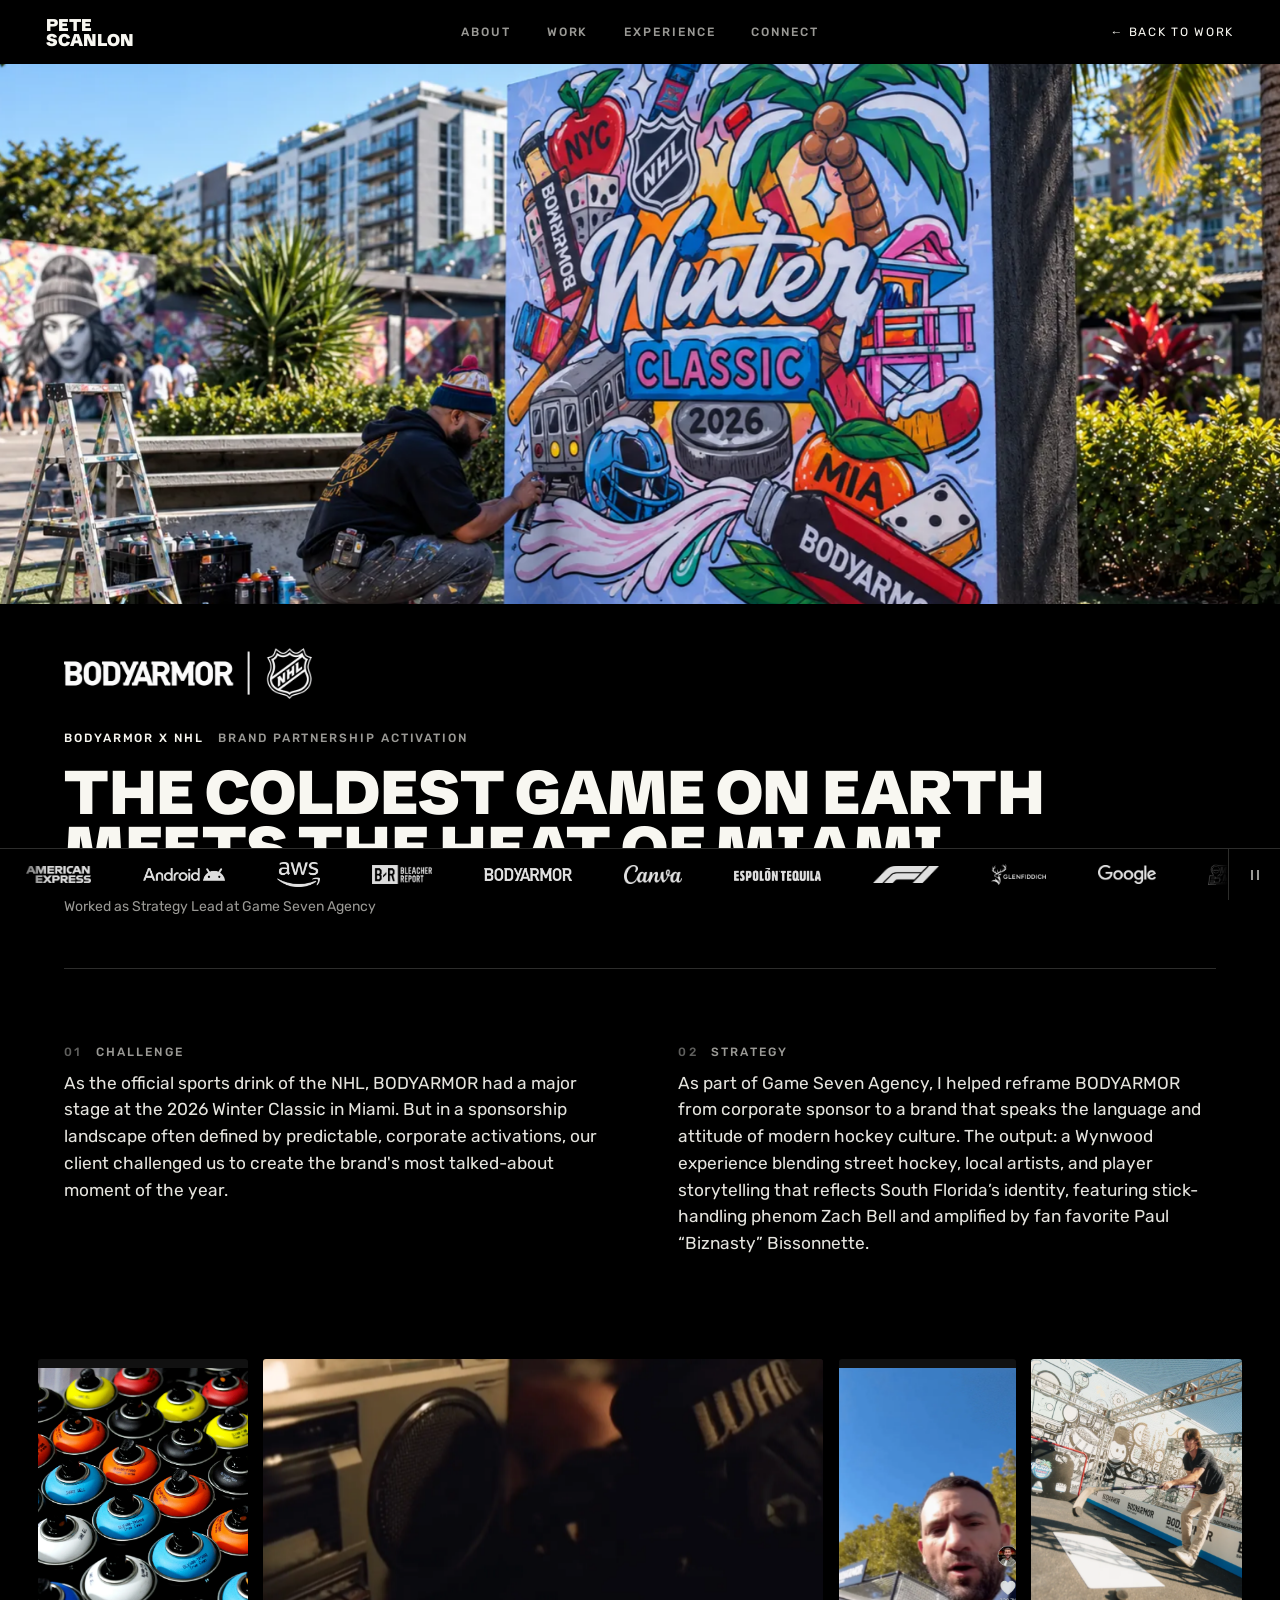
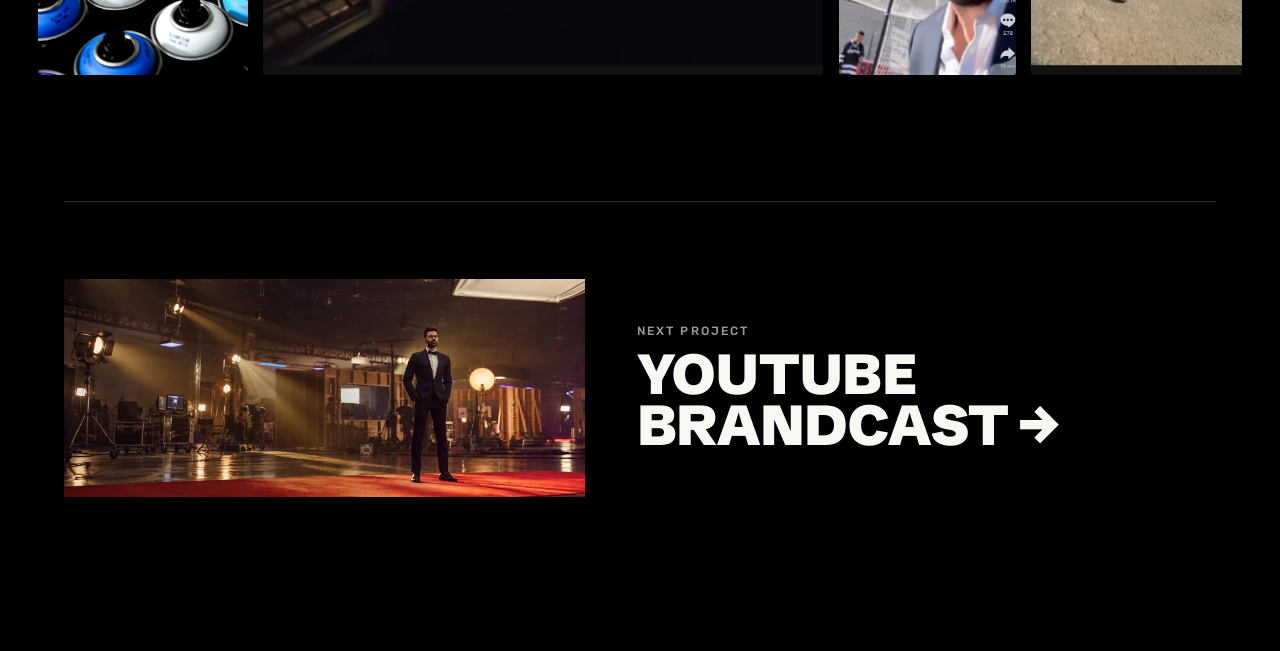
<file: work/bodyarmor-nhl/index.html>
<!doctype html>
<html lang="en">
<head>
  <meta charset="utf-8">
  <meta name="viewport" content="width=device-width, initial-scale=1">
  <title>BODYARMOR x NHL — Pete Scanlon</title>
  <script>
    (function (d) {
      d.className += " js" + (matchMedia("(prefers-reduced-motion: reduce)").matches ? " is-rm" : "");
      if (/^(localhost|127\.0\.0\.1)$/.test(location.hostname) || /[?&]dev\b/.test(location.search)) d.className += " dev";
    })(document.documentElement);
  </script>
  <link rel="canonical" href="https://www.petescanlon.com/work/bodyarmor-nhl/">
  <link rel="preconnect" href="https://fonts.googleapis.com">
  <link rel="preconnect" href="https://fonts.gstatic.com" crossorigin>
  <link href="https://fonts.googleapis.com/css2?family=Schibsted+Grotesk:wght@900&family=Rubik:wght@300;400;500;600;700&display=swap" rel="stylesheet">
  <link rel="stylesheet" href="/assets/css/site.css">
</head>
<body class="case-page" data-slug="bodyarmor-nhl">
  <a class="skip" href="#case">Skip to content</a>
  <header class="topbar">
    <a class="brand" href="/">Pete<br>Scanlon</a>
    <nav class="menu" id="menu" aria-label="Sections">
      <ul>
        <li><a href="/#about">About</a></li>
        <li><a href="/#work">Work</a></li>
        <li><a href="/#experience">Experience</a></li>
        <li><a href="/#connect">Connect</a></li>
      </ul>
    </nav>
    <div class="utils">
      <a class="case-back" href="/#work"><span aria-hidden="true">←</span> Back to Work</a>
      <button class="menu-toggle" type="button" aria-expanded="false" aria-controls="menu">Menu</button>
    </div>
  </header>
  <main id="case"><noscript><h1>BODYARMOR x NHL</h1><p><a href="/#work">Back to Work</a></p></noscript></main>
  <script src="/assets/js/manifest.js"></script>
  <script src="/assets/js/content.js"></script>
  <script src="/assets/js/chrome.js"></script>
  <script src="/assets/js/case.js"></script>
</body>
</html>
</file>
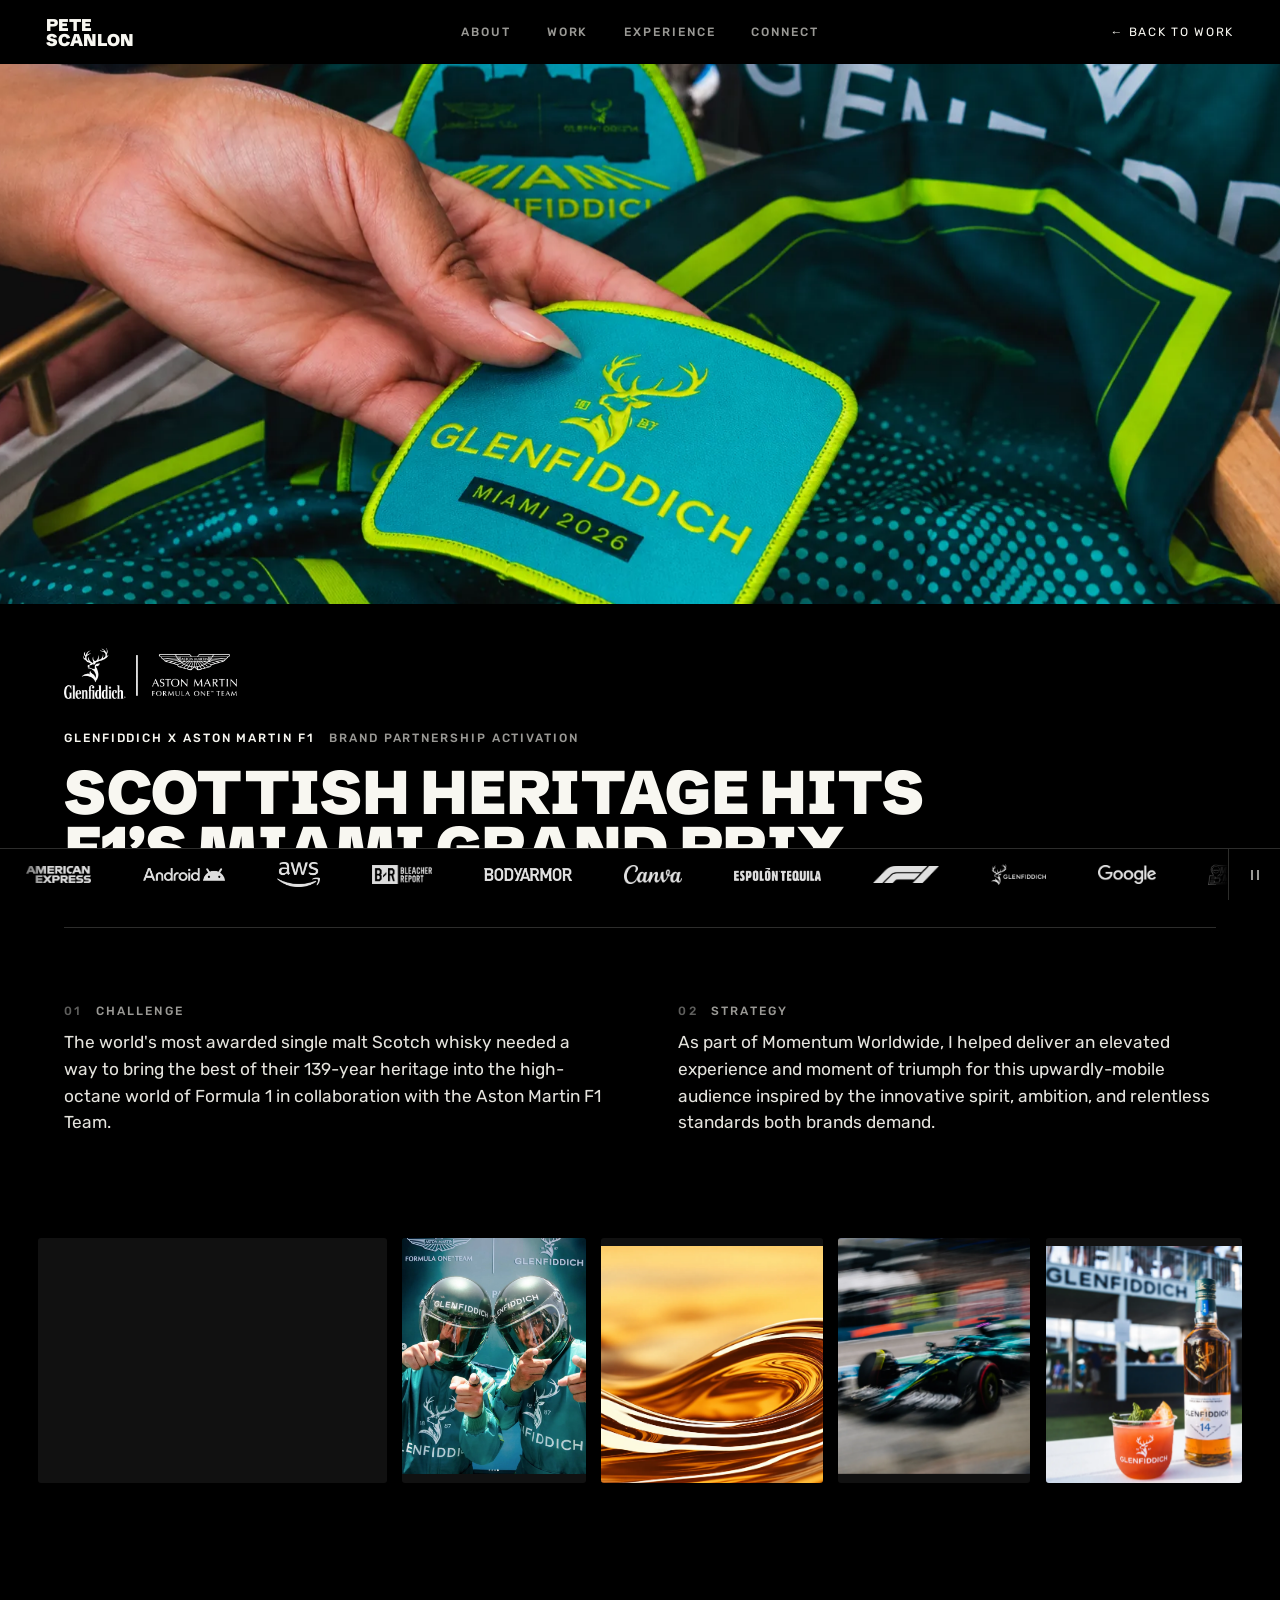
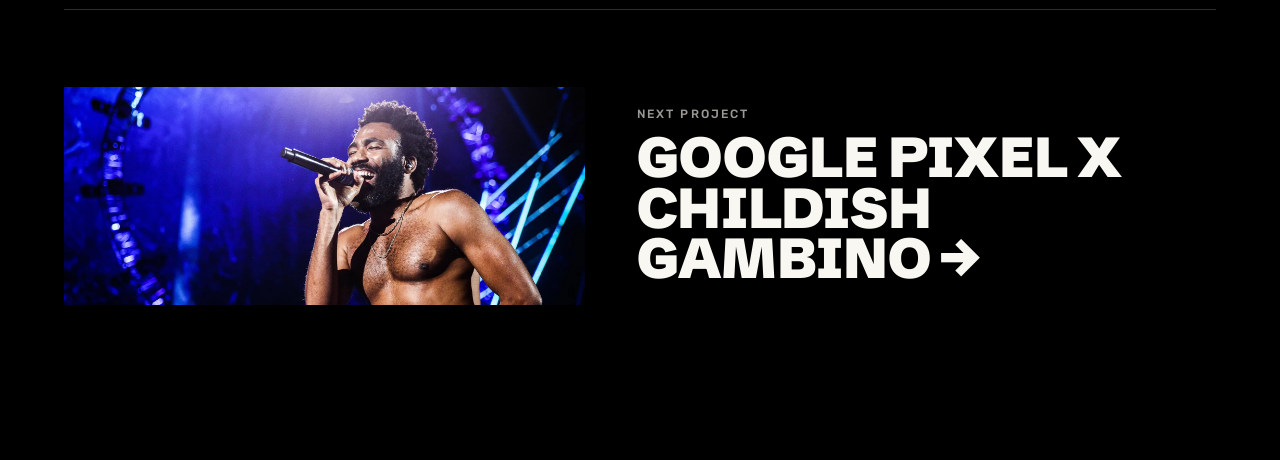
<file: work/glenfiddich-aston-martin-f1/index.html>
<!doctype html>
<html lang="en">
<head>
  <meta charset="utf-8">
  <meta name="viewport" content="width=device-width, initial-scale=1">
  <title>Glenfiddich x Aston Martin F1 — Pete Scanlon</title>
  <script>
    (function (d) {
      d.className += " js" + (matchMedia("(prefers-reduced-motion: reduce)").matches ? " is-rm" : "");
      if (/^(localhost|127\.0\.0\.1)$/.test(location.hostname) || /[?&]dev\b/.test(location.search)) d.className += " dev";
    })(document.documentElement);
  </script>
  <link rel="canonical" href="https://www.petescanlon.com/work/glenfiddich-aston-martin-f1/">
  <link rel="preconnect" href="https://fonts.googleapis.com">
  <link rel="preconnect" href="https://fonts.gstatic.com" crossorigin>
  <link href="https://fonts.googleapis.com/css2?family=Schibsted+Grotesk:wght@900&family=Rubik:wght@300;400;500;600;700&display=swap" rel="stylesheet">
  <link rel="stylesheet" href="/assets/css/site.css">
</head>
<body class="case-page" data-slug="glenfiddich-aston-martin-f1">
  <a class="skip" href="#case">Skip to content</a>
  <header class="topbar">
    <a class="brand" href="/">Pete<br>Scanlon</a>
    <nav class="menu" id="menu" aria-label="Sections">
      <ul>
        <li><a href="/#about">About</a></li>
        <li><a href="/#work">Work</a></li>
        <li><a href="/#experience">Experience</a></li>
        <li><a href="/#connect">Connect</a></li>
      </ul>
    </nav>
    <div class="utils">
      <a class="case-back" href="/#work"><span aria-hidden="true">←</span> Back to Work</a>
      <button class="menu-toggle" type="button" aria-expanded="false" aria-controls="menu">Menu</button>
    </div>
  </header>
  <main id="case"><noscript><h1>Glenfiddich x Aston Martin F1</h1><p><a href="/#work">Back to Work</a></p></noscript></main>
  <script src="/assets/js/manifest.js"></script>
  <script src="/assets/js/content.js"></script>
  <script src="/assets/js/chrome.js"></script>
  <script src="/assets/js/case.js"></script>
</body>
</html>
</file>
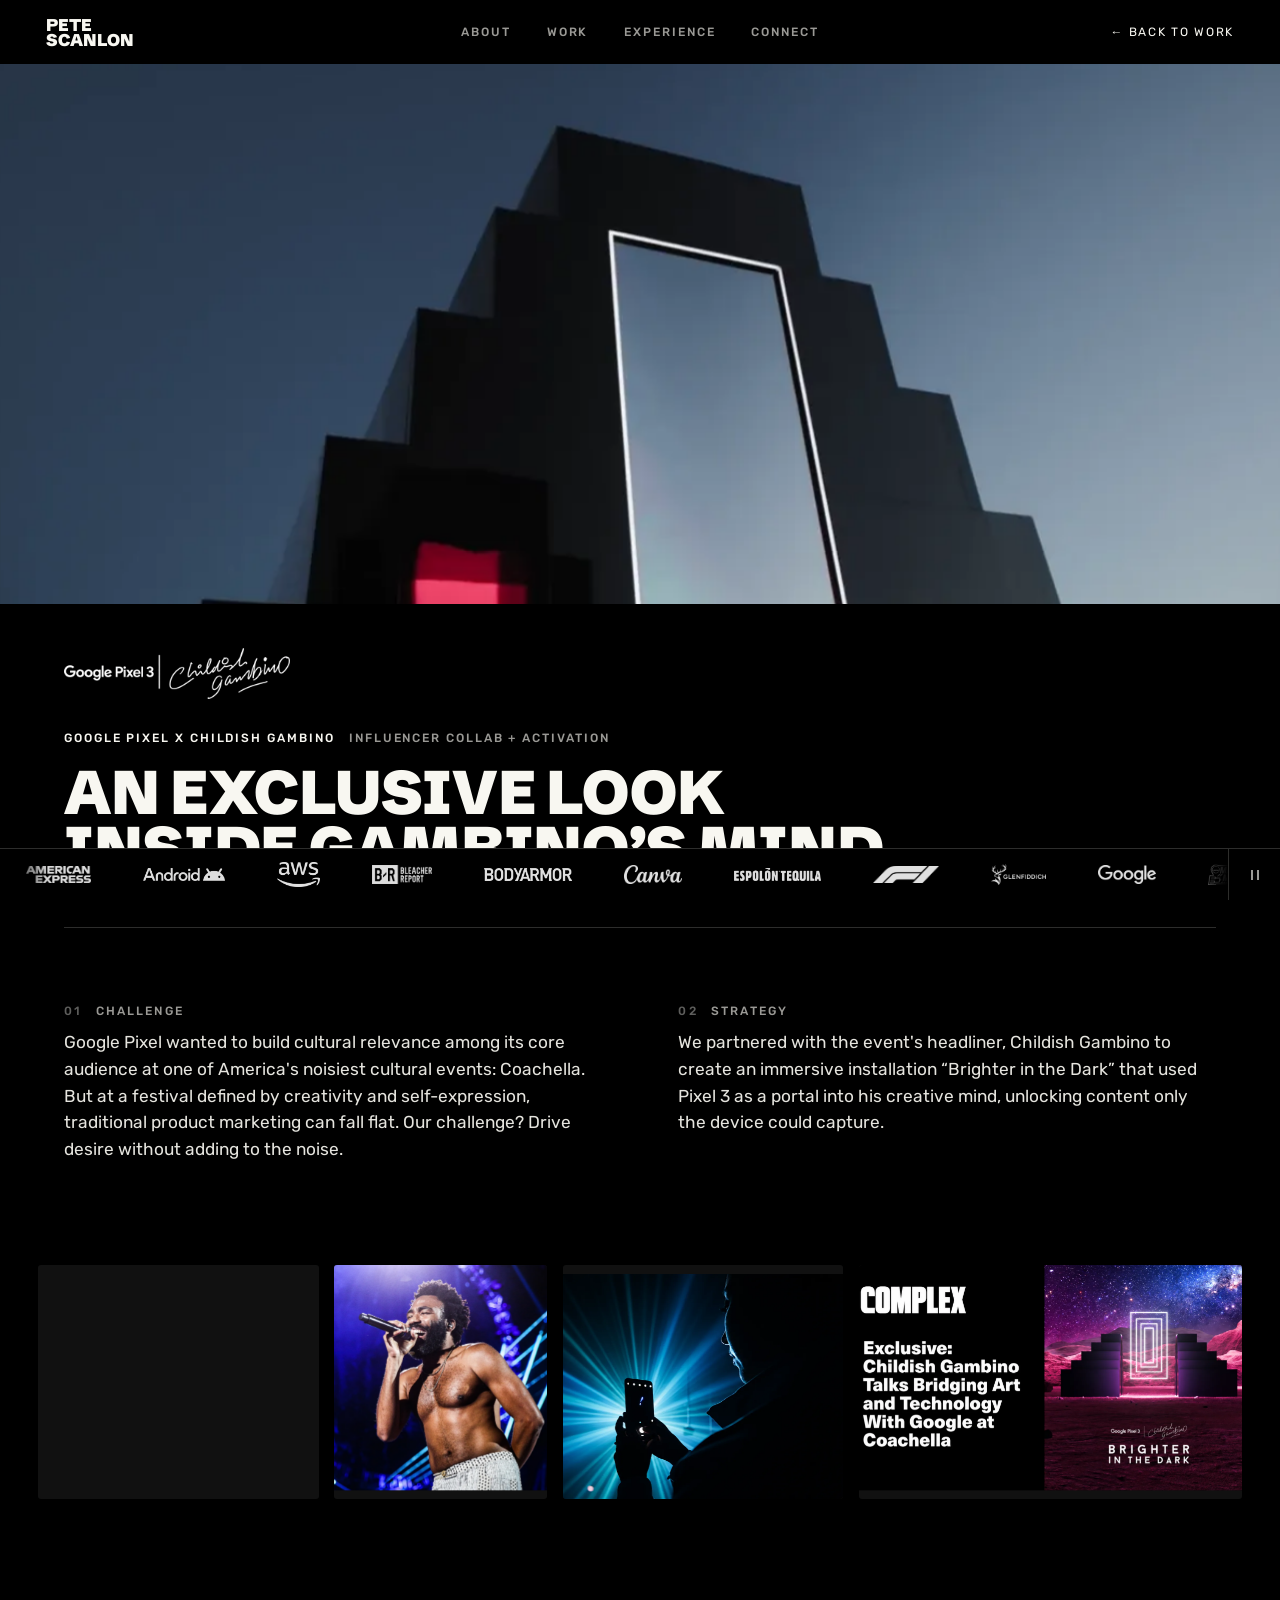
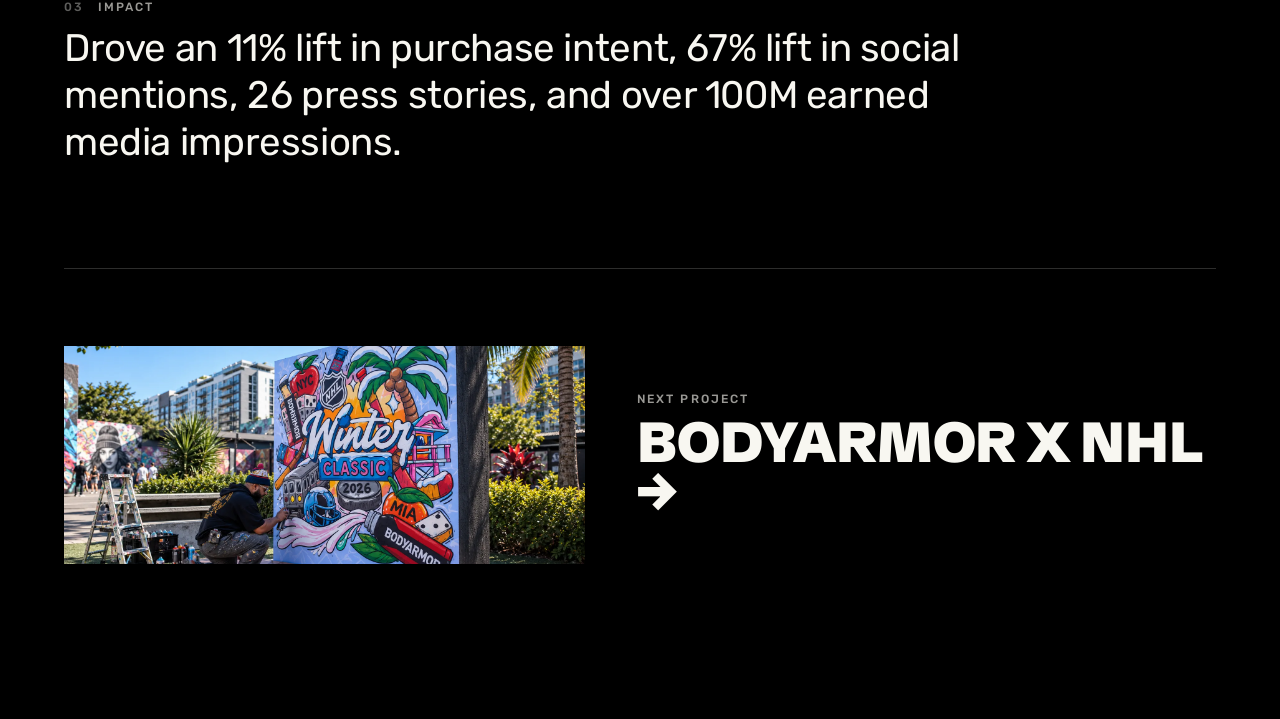
<file: work/google-pixel-childish-gambino/index.html>
<!doctype html>
<html lang="en">
<head>
  <meta charset="utf-8">
  <meta name="viewport" content="width=device-width, initial-scale=1">
  <title>Google Pixel x Childish Gambino — Pete Scanlon</title>
  <script>
    (function (d) {
      d.className += " js" + (matchMedia("(prefers-reduced-motion: reduce)").matches ? " is-rm" : "");
      if (/^(localhost|127\.0\.0\.1)$/.test(location.hostname) || /[?&]dev\b/.test(location.search)) d.className += " dev";
    })(document.documentElement);
  </script>
  <link rel="canonical" href="https://www.petescanlon.com/work/google-pixel-childish-gambino/">
  <link rel="preconnect" href="https://fonts.googleapis.com">
  <link rel="preconnect" href="https://fonts.gstatic.com" crossorigin>
  <link href="https://fonts.googleapis.com/css2?family=Schibsted+Grotesk:wght@900&family=Rubik:wght@300;400;500;600;700&display=swap" rel="stylesheet">
  <link rel="stylesheet" href="/assets/css/site.css">
</head>
<body class="case-page" data-slug="google-pixel-childish-gambino">
  <a class="skip" href="#case">Skip to content</a>
  <header class="topbar">
    <a class="brand" href="/">Pete<br>Scanlon</a>
    <nav class="menu" id="menu" aria-label="Sections">
      <ul>
        <li><a href="/#about">About</a></li>
        <li><a href="/#work">Work</a></li>
        <li><a href="/#experience">Experience</a></li>
        <li><a href="/#connect">Connect</a></li>
      </ul>
    </nav>
    <div class="utils">
      <a class="case-back" href="/#work"><span aria-hidden="true">←</span> Back to Work</a>
      <button class="menu-toggle" type="button" aria-expanded="false" aria-controls="menu">Menu</button>
    </div>
  </header>
  <main id="case"><noscript><h1>Google Pixel x Childish Gambino</h1><p><a href="/#work">Back to Work</a></p></noscript></main>
  <script src="/assets/js/manifest.js"></script>
  <script src="/assets/js/content.js"></script>
  <script src="/assets/js/chrome.js"></script>
  <script src="/assets/js/case.js"></script>
</body>
</html>
</file>
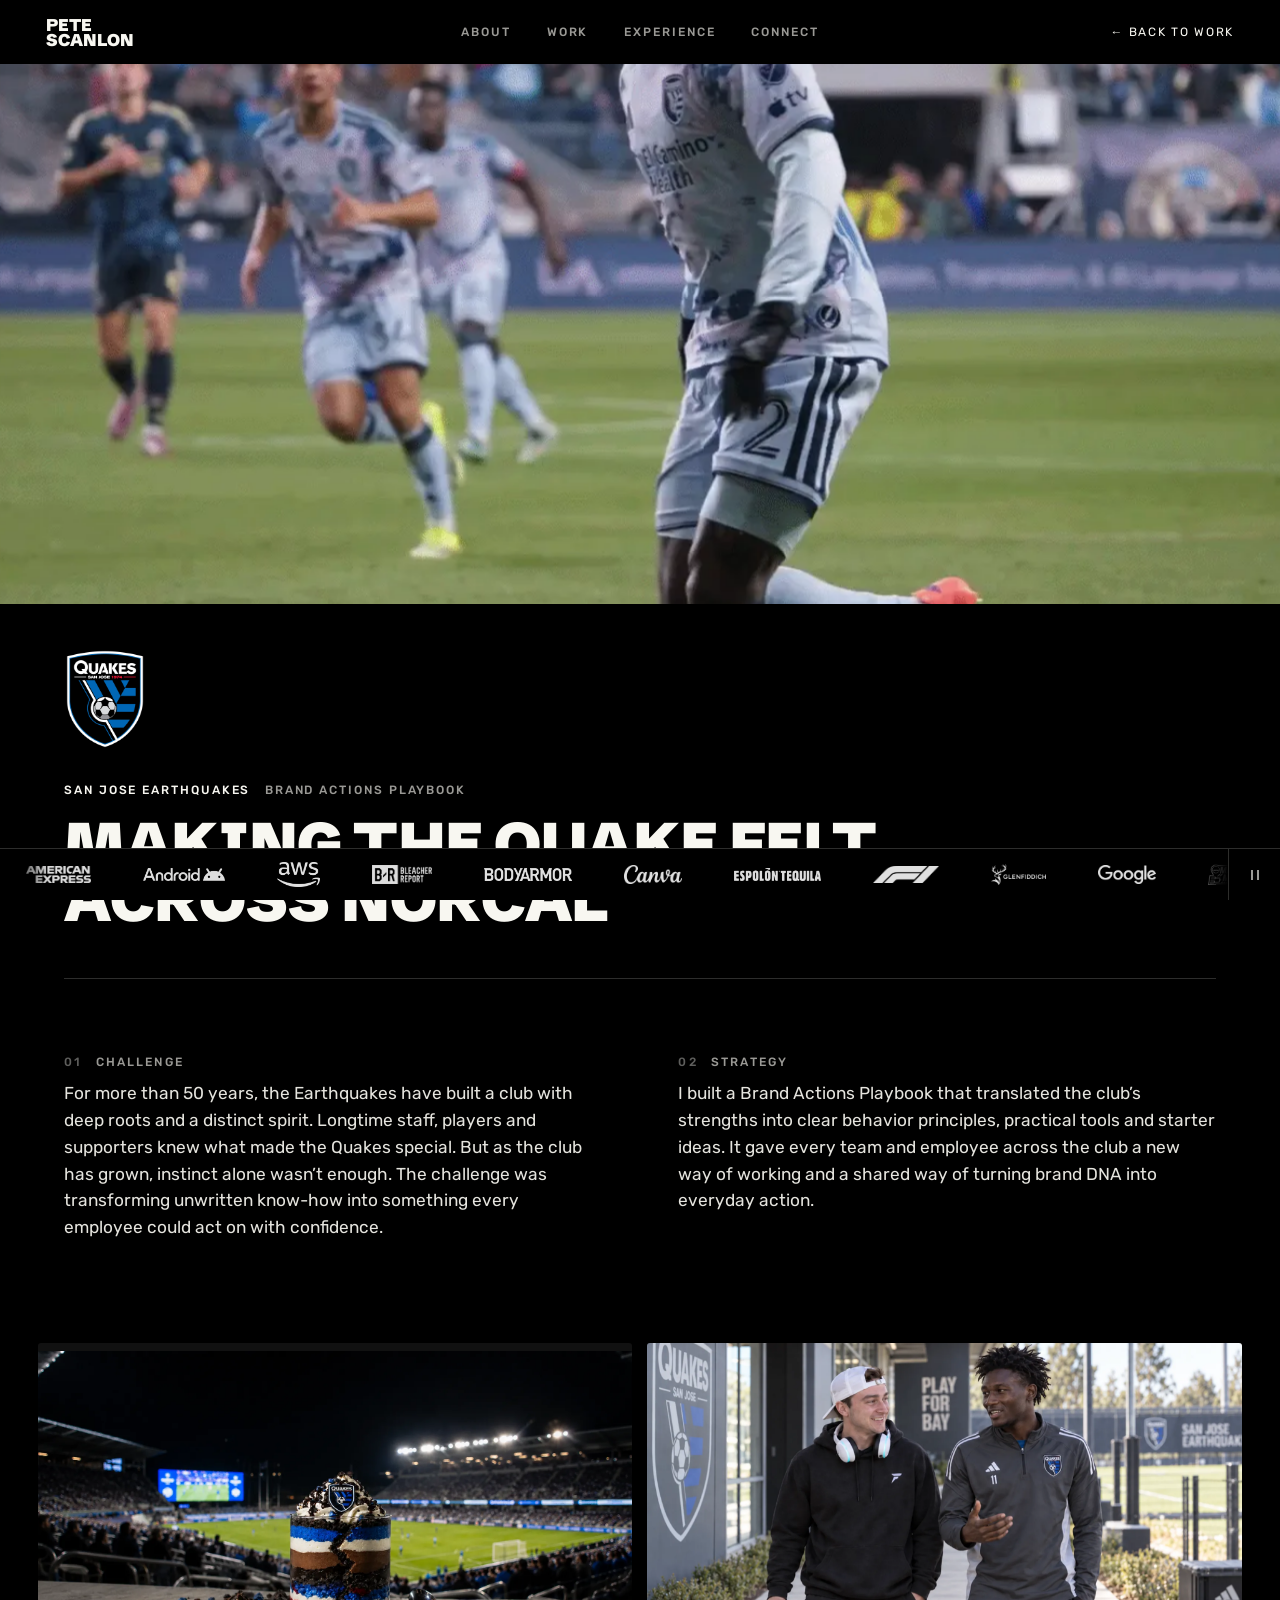
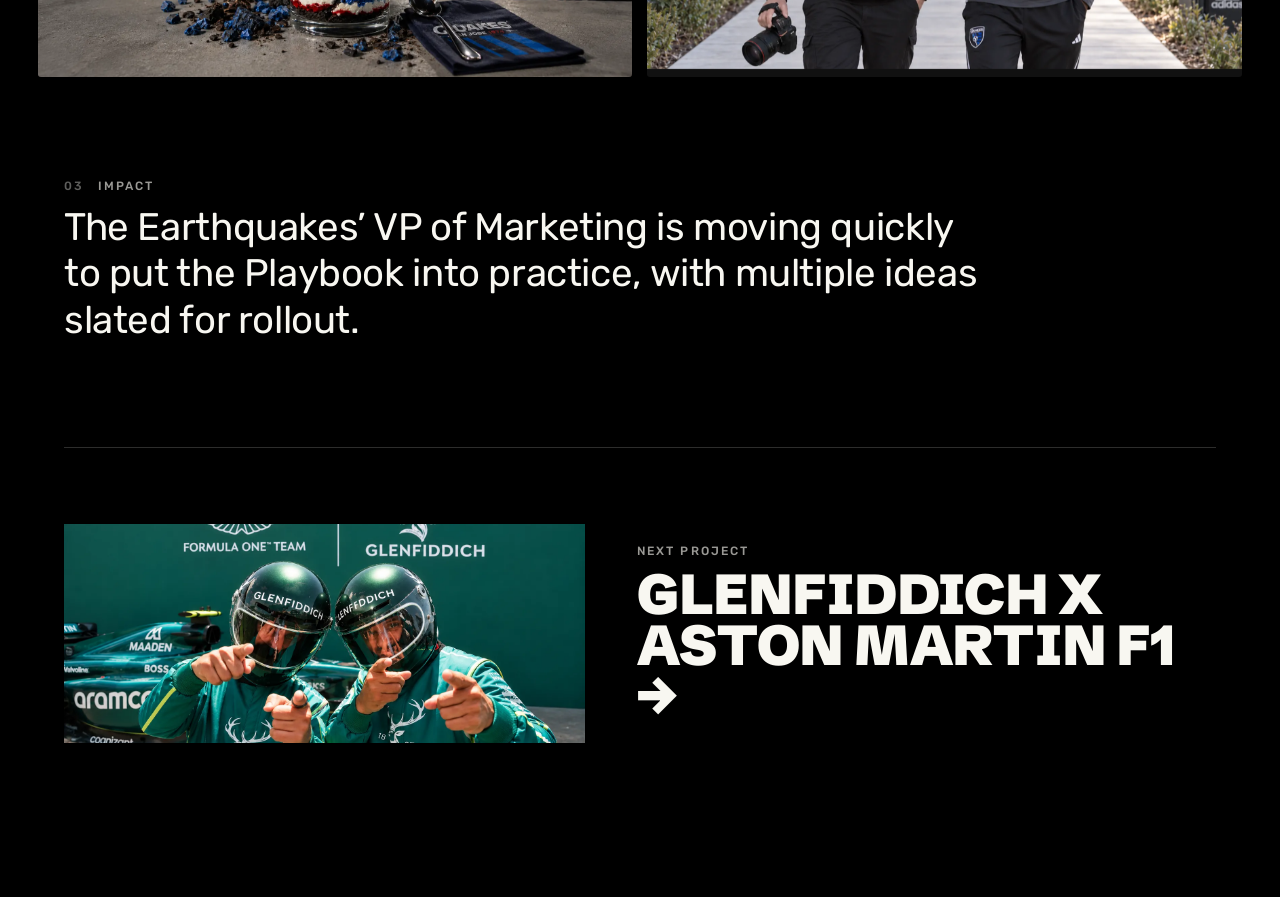
<file: work/san-jose-earthquakes/index.html>
<!doctype html>
<html lang="en">
<head>
  <meta charset="utf-8">
  <meta name="viewport" content="width=device-width, initial-scale=1">
  <title>San Jose Earthquakes — Pete Scanlon</title>
  <script>
    (function (d) {
      d.className += " js" + (matchMedia("(prefers-reduced-motion: reduce)").matches ? " is-rm" : "");
      if (/^(localhost|127\.0\.0\.1)$/.test(location.hostname) || /[?&]dev\b/.test(location.search)) d.className += " dev";
    })(document.documentElement);
  </script>
  <link rel="canonical" href="https://www.petescanlon.com/work/san-jose-earthquakes/">
  <link rel="preconnect" href="https://fonts.googleapis.com">
  <link rel="preconnect" href="https://fonts.gstatic.com" crossorigin>
  <link href="https://fonts.googleapis.com/css2?family=Schibsted+Grotesk:wght@900&family=Rubik:wght@300;400;500;600;700&display=swap" rel="stylesheet">
  <link rel="stylesheet" href="/assets/css/site.css">
</head>
<body class="case-page" data-slug="san-jose-earthquakes">
  <a class="skip" href="#case">Skip to content</a>
  <header class="topbar">
    <a class="brand" href="/">Pete<br>Scanlon</a>
    <nav class="menu" id="menu" aria-label="Sections">
      <ul>
        <li><a href="/#about">About</a></li>
        <li><a href="/#work">Work</a></li>
        <li><a href="/#experience">Experience</a></li>
        <li><a href="/#connect">Connect</a></li>
      </ul>
    </nav>
    <div class="utils">
      <a class="case-back" href="/#work"><span aria-hidden="true">←</span> Back to Work</a>
      <button class="menu-toggle" type="button" aria-expanded="false" aria-controls="menu">Menu</button>
    </div>
  </header>
  <main id="case"><noscript><h1>San Jose Earthquakes</h1><p><a href="/#work">Back to Work</a></p></noscript></main>
  <script src="/assets/js/manifest.js"></script>
  <script src="/assets/js/content.js"></script>
  <script src="/assets/js/chrome.js"></script>
  <script src="/assets/js/case.js"></script>
</body>
</html>
</file>
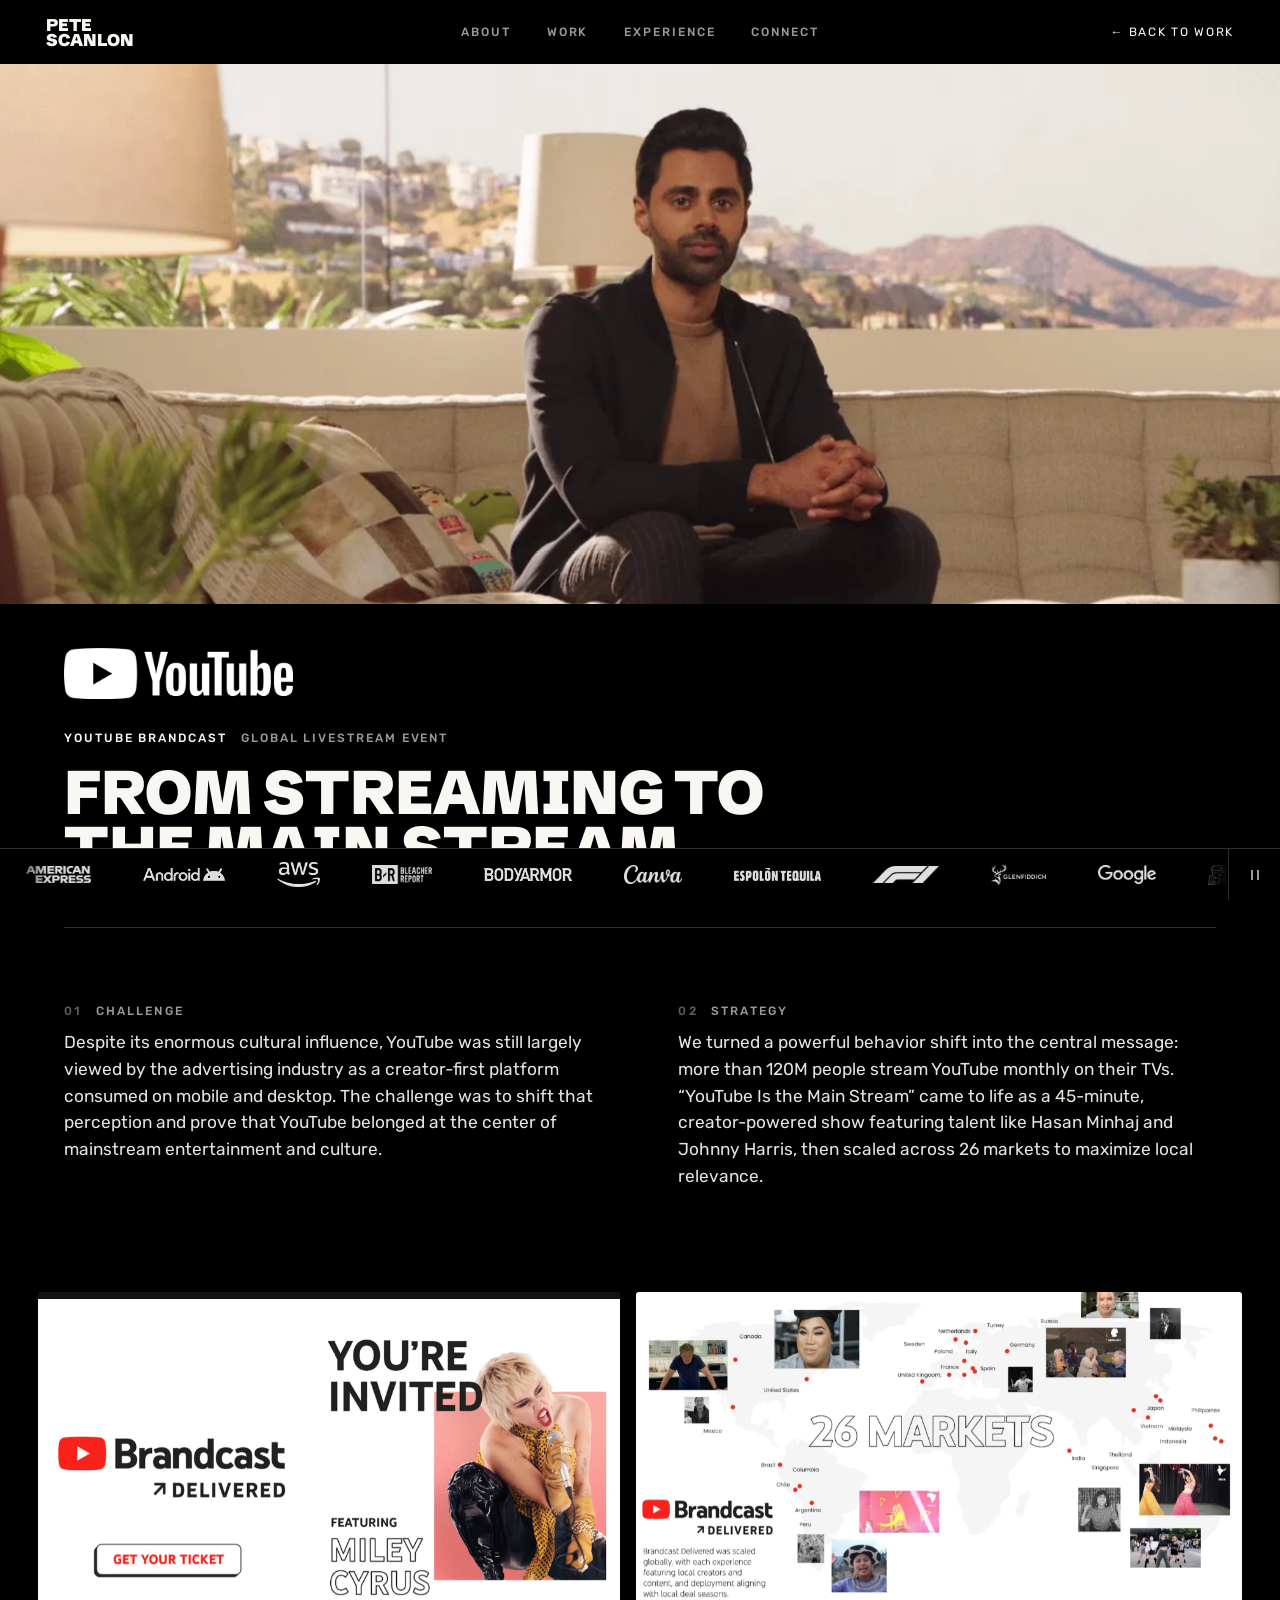
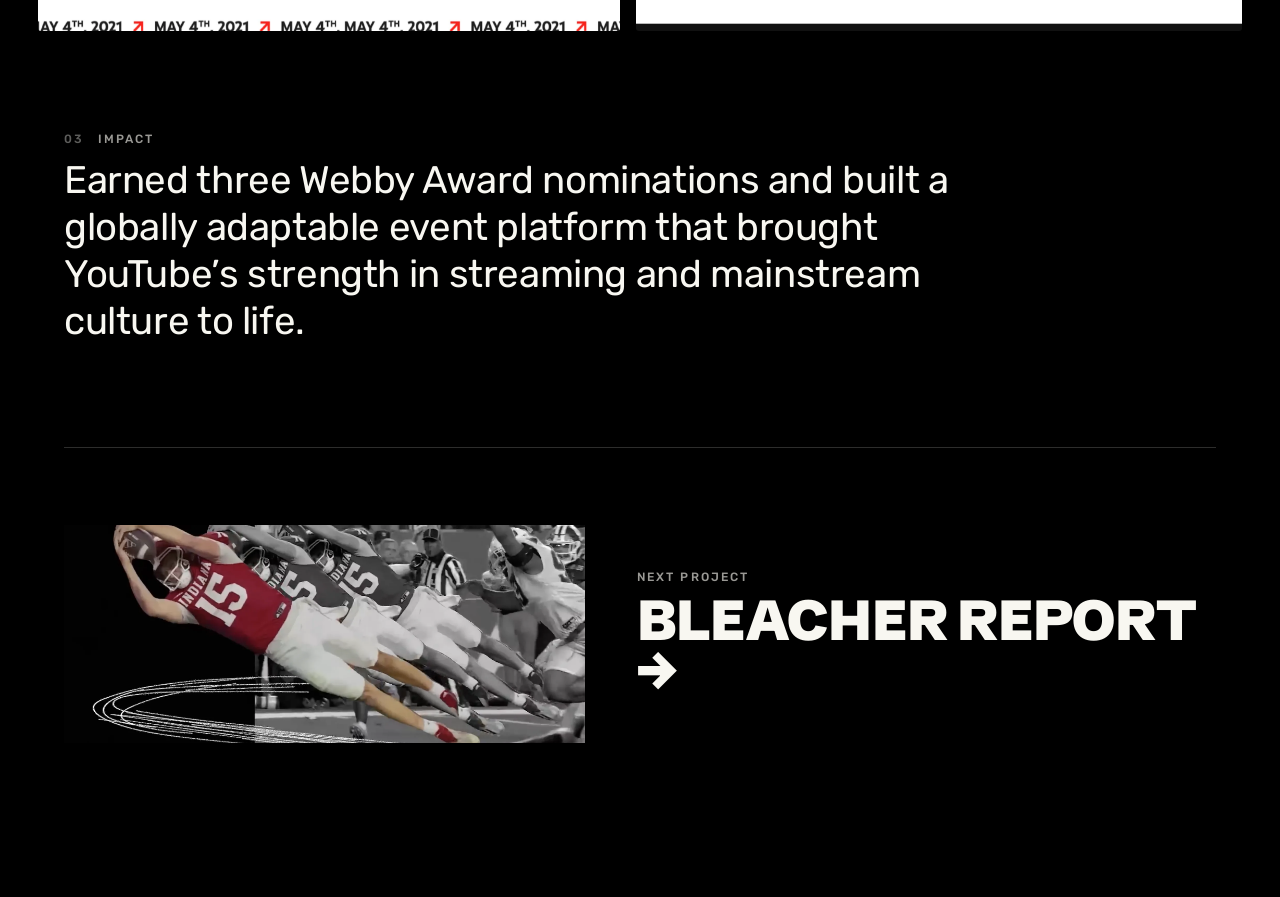
<file: work/youtube-brandcast/index.html>
<!doctype html>
<html lang="en">
<head>
  <meta charset="utf-8">
  <meta name="viewport" content="width=device-width, initial-scale=1">
  <title>YouTube Brandcast — Pete Scanlon</title>
  <script>
    (function (d) {
      d.className += " js" + (matchMedia("(prefers-reduced-motion: reduce)").matches ? " is-rm" : "");
      if (/^(localhost|127\.0\.0\.1)$/.test(location.hostname) || /[?&]dev\b/.test(location.search)) d.className += " dev";
    })(document.documentElement);
  </script>
  <link rel="canonical" href="https://www.petescanlon.com/work/youtube-brandcast/">
  <link rel="preconnect" href="https://fonts.googleapis.com">
  <link rel="preconnect" href="https://fonts.gstatic.com" crossorigin>
  <link href="https://fonts.googleapis.com/css2?family=Schibsted+Grotesk:wght@900&family=Rubik:wght@300;400;500;600;700&display=swap" rel="stylesheet">
  <link rel="stylesheet" href="/assets/css/site.css">
</head>
<body class="case-page" data-slug="youtube-brandcast">
  <a class="skip" href="#case">Skip to content</a>
  <header class="topbar">
    <a class="brand" href="/">Pete<br>Scanlon</a>
    <nav class="menu" id="menu" aria-label="Sections">
      <ul>
        <li><a href="/#about">About</a></li>
        <li><a href="/#work">Work</a></li>
        <li><a href="/#experience">Experience</a></li>
        <li><a href="/#connect">Connect</a></li>
      </ul>
    </nav>
    <div class="utils">
      <a class="case-back" href="/#work"><span aria-hidden="true">←</span> Back to Work</a>
      <button class="menu-toggle" type="button" aria-expanded="false" aria-controls="menu">Menu</button>
    </div>
  </header>
  <main id="case"><noscript><h1>YouTube Brandcast</h1><p><a href="/#work">Back to Work</a></p></noscript></main>
  <script src="/assets/js/manifest.js"></script>
  <script src="/assets/js/content.js"></script>
  <script src="/assets/js/chrome.js"></script>
  <script src="/assets/js/case.js"></script>
</body>
</html>
</file>
<file: assets/css/site.css>
/* ==========================================================================
   Pete Scanlon: base
   --u is one hundredth of a 16:9 slide fitted between the top bar and the
   logo bar, so desktop compositions keep the PDF's proportions (1600px slide:
   16px = 1u).
   ========================================================================== */
:root {
  --bg: #000;
  --fg: #f8f7f1;
  --muted: rgba(248, 247, 241, 0.62);
  --faint: rgba(248, 247, 241, 0.38);
  --rule: rgba(248, 247, 241, 0.18);
  --dev: #ff4fd8;
  --cursor: #2d7cff; /* Google blue (#4285f4), pushed brighter and more saturated */
  /* Headlines: Schibsted Grotesk Black. Body and menu: Rubik. */
  --display: "Schibsted Grotesk", "Helvetica Neue", Arial, sans-serif;
  --body: "Rubik", "Helvetica Neue", Arial, sans-serif;
  --bar: 64px;
  --tick: 0px;
  --u: min(1vw, calc((100vh - var(--bar) - var(--tick)) / 56.25));
  color-scheme: dark;
}
html.has-logobar { --tick: 52px; }

*, *::before, *::after { box-sizing: border-box; }
html { background: var(--bg); color: var(--fg); -webkit-text-size-adjust: 100%; }
body { margin: 0; background: var(--bg); color: var(--fg); font: 400 17px/1.5 var(--body); -webkit-font-smoothing: antialiased; }
img { display: block; max-width: 100%; }
a { color: inherit; }
h1, h2, h3, h4, p, ul, ol, figure { margin: 0; }
ul, ol { padding: 0; list-style: none; }
button { font: inherit; color: inherit; background: none; border: 0; padding: 0; cursor: pointer; }
:focus-visible { outline: 2px solid var(--fg); outline-offset: 4px; }

.opening-name, .brand, .bio-title, .cm-title, .cm-flyer-title, .ways-title, .work-title, .exp-title, .kind-title,
.connect-title, .private-title, .case-headline, .case-next-text > span {
  font-family: var(--display);
  font-weight: 900;
  text-transform: uppercase;
  letter-spacing: -0.005em;
  line-height: 0.9;
}

html.dialog-open, html.menu-open { overflow: hidden; }

/* Cursor: dot and trail drawn in chrome.js; the system cursor returns in text fields and the dialog. */
.cursor { position: fixed; inset: 0; width: 100%; height: 100%; z-index: 9999; pointer-events: none; opacity: 0; transition: opacity 0.2s; overflow: visible; }
.cursor.is-on { opacity: 1; }
.cursor polyline { fill: none; stroke: var(--cursor); stroke-width: 1.5; stroke-linecap: round; stroke-linejoin: round; }
.cursor circle { fill: var(--cursor); transform-box: fill-box; transform-origin: center; transition: transform 0.2s ease-out; }
.cursor.is-link circle { transform: scale(2.2); }
html.has-cursor:not(.dialog-open), html.has-cursor:not(.dialog-open) * { cursor: none !important; }
html.has-cursor input, html.has-cursor textarea { cursor: text !important; }
html.dialog-open .cursor { display: none; }

.skip { position: fixed; left: 16px; top: -60px; z-index: 100; background: var(--fg); color: var(--bg); padding: 8px 12px; text-decoration: none; }
.skip:focus { top: 12px; }

.dev-note, .dev-only { display: none !important; }
html.dev .dev-note { display: block !important; margin-top: 1.2em; padding: 6px 10px; border: 1px dashed var(--dev); color: var(--dev); font: 12px/1.4 ui-monospace, Menlo, monospace; text-transform: none; letter-spacing: 0; }

/* ---------- Top bar ---------- */
.topbar {
  position: fixed; inset: 0 0 auto 0; z-index: 50; height: var(--bar);
  display: grid; grid-template-columns: 1fr auto 1fr; align-items: center;
  padding: 0 clamp(16px, 3.6vw, 56px);
  font-size: 12px; letter-spacing: 0.08em; text-transform: uppercase;
  pointer-events: none;
}
.topbar > * { pointer-events: auto; }
/* Same face and leading as the opening name, so the name can scale into it. */
/* No fade on the hand-off: the travelling name lands exactly on this one, so the swap is invisible. */
.brand { justify-self: start; text-decoration: none; font-size: 17px; }
.js.home:not(.is-rm) .brand:not(.is-docked), html.js:not(.is-rm) body.home .brand:not(.is-docked) { opacity: 0; }
.opening-name.is-docked { opacity: 0; }
.menu ul { display: flex; gap: clamp(20px, 2.8vw, 44px); }
.menu a { text-decoration: none; color: var(--muted); padding: 8px 0; position: relative; letter-spacing: 0.16em; font-weight: 500; transition: color 0.2s; }
.menu a:hover, .menu a[aria-current="true"] { color: var(--fg); }
.menu a[aria-current="true"]::after { content: ""; position: absolute; left: 50%; bottom: -2px; width: 4px; height: 4px; margin-left: -2px; border-radius: 50%; background: var(--fg); }
.utils { justify-self: end; display: flex; align-items: center; gap: 22px; }
.menu-toggle { display: none; }

/* Mute: plain white text, shown only in the scenes that make sound. */
.feedback-toggle { color: var(--fg); letter-spacing: 0.16em; font-weight: 500; padding: 6px 0;
  opacity: 0; visibility: hidden; transition: opacity 0.25s, visibility 0s 0.25s; }
.feedback-toggle.is-shown { opacity: 1; visibility: visible; transition: opacity 0.25s; }
.feedback-toggle[hidden] { display: none; }

/* ---------- Persistent logo bar ---------- */
.logobar { position: fixed; inset: auto 0 0 0; z-index: 45; height: var(--tick); display: flex; align-items: center;
  background: var(--bg); border-top: 1px solid var(--rule); }
.logobar-window { flex: 1; height: 100%; overflow: hidden;
  -webkit-mask-image: linear-gradient(90deg, transparent, #000 4%, #000 96%, transparent); mask-image: linear-gradient(90deg, transparent, #000 4%, #000 96%, transparent); }
.logobar-track { display: flex; align-items: center; height: 100%; width: max-content; animation: logobar var(--logobar-dur, 120s) linear infinite; }
.logobar-track li { flex: 0 0 auto; display: flex; align-items: center; padding: 0 26px; }
.logobar-track img { width: auto; height: calc(var(--h) * 30px); opacity: 0.88; }
/* Only the button pauses: hover or focus pausing kept the bar still after Play was pressed. */
.logobar.is-paused .logobar-track, .logobar.is-hidden-tab .logobar-track { animation-play-state: paused; }
@keyframes logobar { to { transform: translateX(-50%); } }
.logobar-pause { position: relative; flex: 0 0 auto; width: 52px; height: 100%; border-left: 1px solid var(--rule); color: var(--muted); }
.logobar-pause:hover { color: var(--fg); }
.logobar-pause::before, .logobar-pause::after { content: ""; position: absolute; top: 50%; width: 2px; height: 10px; margin-top: -5px; background: currentColor; }
.logobar-pause::before { left: 22px; }
.logobar-pause::after { left: 28px; }
.logobar-pause[aria-pressed="true"]::before { left: 23px; width: 0; height: 0; margin-top: -5px; background: none; border-style: solid; border-width: 5px 0 5px 8px; border-color: transparent transparent transparent currentColor; }
.logobar-pause[aria-pressed="true"]::after { display: none; }
/* Reduced motion: still logos the visitor can scroll through. */
.logobar.is-static .logobar-track { animation: none; }
.logobar.is-static .logobar-track [aria-hidden="true"] { display: none; }
.logobar.is-static .logobar-window { overflow-x: auto; -webkit-mask-image: none; mask-image: none; }
.logobar.is-static .logobar-pause { display: none; }
html:not(.is-h).has-logobar body { padding-bottom: var(--tick); }

/* ==========================================================================
   Horizontal journey (desktop, fine pointer, motion allowed)
   ========================================================================== */
.is-h body { overflow-x: hidden; }
.is-h .viewport { position: fixed; inset: 0; overflow: clip; }
.is-h .track { position: absolute; top: 0; left: 0; height: 100vh; display: flex; will-change: transform; }
.is-h .panel { position: relative; flex: 0 0 auto; height: 100vh; width: 100vw; }
.is-h .slide { position: absolute; left: 50%; top: calc(var(--bar) + (100vh - var(--bar) - var(--tick) - 56.25 * var(--u)) / 2); width: calc(100 * var(--u)); height: calc(56.25 * var(--u)); transform: translateX(-50%); }

/* 1. Opening */
.opening-name { transform-origin: 0 0; will-change: transform; }
.is-h .opening-title { position: absolute; left: calc(3 * var(--u)); top: calc(21 * var(--u)); }
.is-h .opening-name { font-size: calc(7 * var(--u)); } /* SCANLON ~15% narrower than in the Archivo version */
/* The subhead is sized in home.js to run exactly the width of SCANLON. */
.opening-sub { width: max-content; white-space: nowrap; font-weight: 300; }
.is-h .opening-sub { margin-top: calc(1.1 * var(--u)); font-size: calc(1.6 * var(--u)); }

/* 2. Bio */
.is-h .bio-title { position: absolute; left: calc(7 * var(--u)); top: calc(4.2 * var(--u)); font-size: calc(6.3 * var(--u)); }
.bio-photo { position: relative; }
.bio-photo img { width: 100%; height: auto; border-radius: 3px; }
.bio-photo figcaption { position: absolute; right: 1.1em; top: 0.9em; font-size: clamp(12px, calc(1.15 * var(--u)), 18px); text-shadow: 0 1px 8px rgba(0,0,0,0.5); }
/* Arrives like a photo being taken: from slightly smaller, with a brief flash. */
.bio-photo::after { content: ""; position: absolute; inset: 0; background: var(--fg); opacity: 0; pointer-events: none; border-radius: 3px; }
html.js:not(.is-rm) .bio-photo:not(.is-revealed) { opacity: 0; transform: scale(0.93); }
.bio-photo.is-revealed { opacity: 1; transform: none; transition: opacity 0.25s ease-out, transform 0.7s cubic-bezier(.2,.8,.2,1); }
.bio-photo.is-revealed::after { animation: flash 0.55s ease-out; }
.bio-photo.is-instant, .bio-photo.is-instant::after { transition: none; animation: none; }
@keyframes flash { 0% { opacity: 0.85; } 100% { opacity: 0; } }
/* --m-ink (set in home.js) lines the photo up with the ink edge of the M in MACHINE. */
.is-h .bio-photo { position: absolute; left: calc(7 * var(--u) + var(--m-ink, 0px)); top: calc(16.1 * var(--u)); width: calc(31.4 * var(--u)); }
.is-h .bio-copy { position: absolute; left: calc(44.5 * var(--u)); top: calc(16.2 * var(--u)); width: calc(50.8 * var(--u)); font-size: clamp(14px, calc(1.28 * var(--u)), 23px); line-height: 1.42; }
.bio-copy p + p { margin-top: 1.4em; }
.bio-copy strong { font-weight: 700; }
.bio-signature { width: clamp(81px, calc(8.1 * var(--u)), 153px); height: auto; margin: 1.2em calc(5 * var(--u)) 0 auto; }
.cm-phrase { text-transform: uppercase; transition: opacity 0.12s; }
.cm-phrase.is-lifted { opacity: 0; }

/* Kind Words: a word-processor style cursor blinking after the quote. */
.kind-caret { display: inline-block; width: 0.08em; min-width: 2px; height: 1.05em; margin-left: 0.08em; vertical-align: -0.16em; background: currentColor; animation: caret 1.06s steps(1) infinite; }

/* Experience: each brand name is uncovered left to right, in one diagonal sweep across the grid. */
.wipe-item { clip-path: inset(-0.2em -0.2em -0.2em -0.2em); transition: clip-path 0.55s cubic-bezier(0.65, 0, 0.35, 1); }
.is-fogged .wipe-item { clip-path: inset(-0.2em 100% -0.2em -0.2em); }
.is-instant .wipe-item { transition: none !important; }
.wipe-text { display: inline-block; }
@keyframes caret { 50% { opacity: 0; } }

/* 3. Collective Memory */
.memory-stage { position: absolute; inset: 0; overflow: hidden; }
.cm-grid { position: absolute; inset: 0; }
.cm-cell { position: absolute; background-repeat: no-repeat; opacity: 0; transition: opacity 70ms linear; }
.cm-cell::after { content: ""; position: absolute; inset: 0; background: var(--fg); opacity: 0; pointer-events: none; }
.cm-cell.is-on { opacity: 1; }
.cm-cell.is-dim { filter: brightness(0.48); }
.cm-cell.is-on::after { animation: cm-settle 240ms ease-out; }
.cm-instant .cm-cell { transition: none; }
.cm-instant .cm-cell::after { animation: none !important; }
@keyframes cm-settle { from { opacity: 0.32; } to { opacity: 0; } }
.cm-title { position: absolute; z-index: 2; display: flex; flex-direction: column; align-items: center; justify-content: center; text-align: center; line-height: 0.95; white-space: nowrap; }
.cm-title span, .cm-flyer-title span { display: block; }
.cm-title.is-one-line, .cm-flyer-title.is-one-line { flex-direction: row; gap: 0.24em; }
.js .cm-title.is-hidden { opacity: 0; }
.cm-title, .cm-flyer-title { -webkit-text-stroke: var(--cm-stroke, 2px) var(--fg); paint-order: stroke fill; background-repeat: no-repeat; }
.cm-title.has-fill, .cm-flyer-title.has-fill { -webkit-background-clip: text; background-clip: text; }
.cm-question { position: absolute; z-index: 2; margin: 0; white-space: nowrap; font: 500 clamp(14px, calc(1.28 * var(--u)), 23px)/1.42 var(--body); text-transform: uppercase; text-shadow: 0 0 14px rgba(0,0,0,0.85), 0 0 3px rgba(0,0,0,0.6); }
.js .cm-question { opacity: 0; }
.cm-question-line { display: block; width: max-content; }

.cm-flyer { position: fixed; left: 0; top: 0; z-index: 40; pointer-events: none; transform-origin: 0 0; visibility: hidden; }
.cm-flyer.is-active { visibility: visible; }
.cm-flyer-title { position: absolute; left: 0; top: 0; display: flex; flex-direction: column; align-items: center; justify-content: center; line-height: 0.95; white-space: nowrap; }

/* 4. Ways to work: typography, thin rules and space instead of pills */
.way-num { font: 500 12px/1 var(--body); letter-spacing: 0.16em; color: var(--faint); margin-bottom: 1.4em; }
.way h3 { font: 700 1.25em/1.2 var(--body); text-transform: uppercase; letter-spacing: 0.03em; }
.way-desc { margin-top: 0.8em; color: rgba(248,247,241,0.88); }
.way h4 { margin: 1.8em 0 0.5em; font: 500 11px/1 var(--body); letter-spacing: 0.18em; text-transform: uppercase; color: var(--muted); }
.way ul { border-top: 1px solid var(--rule); }
.way li { padding: 0.55em 0; border-bottom: 1px solid var(--rule); font-weight: 500; line-height: 1.3; }
.way ul.two-col { display: grid; grid-template-columns: 1fr 1fr; column-gap: 1.4em; }
.way ul.two-col li { display: flex; align-items: center; } /* single-line items sit mid-row beside two-line ones */
.is-h .ways-title { position: absolute; left: calc(7 * var(--u)); top: calc(4.2 * var(--u)); font-size: calc(5.2 * var(--u)); }
.is-h .ways-grid { position: absolute; left: calc(7 * var(--u)); right: calc(4 * var(--u)); top: calc(17 * var(--u)); display: grid; grid-template-columns: 1fr 1fr 1.45fr; column-gap: calc(4 * var(--u)); font-size: clamp(13px, calc(1.08 * var(--u)), 18px); line-height: 1.45; }

/* 5. Work: one size of cinematic tile */
.work-thumb { position: relative; display: block; aspect-ratio: 2.39 / 1; overflow: hidden; background: #111; }
.work-thumb img, .case-next-thumb img { width: 100%; height: 100%; object-fit: cover; transition: transform 0.9s cubic-bezier(.2,.7,.2,1), filter 0.4s; }
/* Hover: a hairline white frame (half a CSS pixel: one device pixel on retina
   screens) appears while the image eases in slightly behind it. */
.work-thumb::after, .case-next-thumb::after { content: ""; position: absolute; inset: 0; border: 0.5px solid #fff; opacity: 0; transition: opacity 0.3s; pointer-events: none; }
.work-item a, .work-item button { display: block; width: 100%; text-align: left; text-decoration: none; }
.work-item a:hover .work-thumb::after, .work-item button:hover .work-thumb::after, .work-item :focus-visible .work-thumb::after { opacity: 1; }
.work-item a:hover .work-thumb img, .work-item button:hover .work-thumb img, .work-item :focus-visible .work-thumb img { transform: scale(1.025); }
.work-meta { display: flex; justify-content: space-between; align-items: center; margin-top: 0.9em; font: 500 11px/1 var(--body); letter-spacing: 0.16em; color: var(--faint); }
.work-private { display: inline-flex; align-items: center; gap: 6px; text-transform: uppercase; }
.work-lock { width: 9px; height: 11px; }
.work-name { display: block; margin-top: 0.55em; font-weight: 600; font-size: clamp(15px, calc(1.3 * var(--u)), 22px); line-height: 1.2; }
.work-label { display: block; color: var(--muted); font-size: clamp(13px, calc(1.05 * var(--u)), 18px); line-height: 1.35; margin-top: 0.15em; }
.is-h .panel--work { --tile: min(30vw, calc((100vh - var(--bar) - var(--tick) - 330px) / 2 * 2.39)); width: auto; display: flex; flex-direction: column; justify-content: center;
  padding: var(--bar) calc(7 * var(--u)) var(--tick); }
.is-h .work-title { font-size: calc(5.65 * var(--u)); margin-bottom: calc(2.6 * var(--u)); }
.is-h .work-grid { display: grid; grid-auto-flow: column; grid-template-rows: repeat(2, auto); grid-auto-columns: var(--tile); column-gap: calc(3 * var(--u)); row-gap: calc(2.6 * var(--u)); }

/* 6. Experience */
.is-h .exp-title { position: absolute; left: calc(12.1 * var(--u)); top: calc(4.2 * var(--u)); font-size: calc(6.3 * var(--u)); }
.is-h .exp-grid { position: absolute; left: calc(12.1 * var(--u)); top: calc(18.6 * var(--u)); display: grid; grid-template-columns: calc(14.5 * var(--u)) calc(16.4 * var(--u)) calc(14.3 * var(--u)) calc(16 * var(--u)) calc(14 * var(--u)); row-gap: calc(1.8 * var(--u)); }
.exp-grid h3 { font: 700 clamp(13px, calc(1.25 * var(--u)), 21px)/1.2 var(--body); text-transform: uppercase; letter-spacing: 0.04em; margin-bottom: 0.7em; }
.exp-grid li { font-size: clamp(13px, calc(1.1 * var(--u)), 19px); line-height: 1.8; font-weight: 500; color: rgba(248,247,241,0.9); }

/* 7. Kind words: people on the left, their words on the right */
/* Cards: a logo column, then the person; the selected card's rule runs on into the quote. */
.kind-tabs { border-left: 1px solid var(--rule); }
.kind-tab { position: relative; display: grid; grid-template-columns: 7.4em 1fr; width: 100%; text-align: left; border-top: 1px solid var(--rule); color: var(--faint); line-height: 1.45; transition: color 0.2s; }
.kind-tab:last-child { border-bottom: 1px solid var(--rule); }
.kind-tab:hover, .kind-tab[aria-selected="true"] { color: var(--fg); }
.kind-logo { display: flex; align-items: center; justify-content: center; padding: 1.1em; border-right: 1px solid var(--rule); }
.kind-logo img { width: 100%; height: auto; max-height: 4.4em; object-fit: contain; opacity: 0.4; transition: opacity 0.2s; }
.kind-tab:hover .kind-logo img, .kind-tab[aria-selected="true"] .kind-logo img { opacity: 1; }
.kind-who { display: flex; flex-direction: column; align-items: flex-start; padding: 1.5em 0 1.5em 1.4em; }
.kind-name { align-self: stretch; display: flex; align-items: center; gap: 0.8em; text-transform: uppercase; letter-spacing: 0.06em; font-weight: 500; }
.kind-tab[aria-selected="true"] .kind-name::after { content: ""; flex: 1; height: 1px; background: currentColor; margin-right: -1px; }
.kind-panel { display: flex; align-items: center; border: 1px solid var(--rule); border-radius: 6px; }
.kind-panel p { font-weight: 400; letter-spacing: -0.005em; }
.kind-panel blockquote { display: grid; width: 100%; }
.kind-panel blockquote > p { grid-area: 1 / 1; }
.kind-sizer { visibility: hidden; }
.is-h .kind-title { position: absolute; left: calc(7 * var(--u)); top: calc(4.2 * var(--u)); font-size: calc(6.3 * var(--u)); }
.is-h .kind { position: absolute; left: calc(7 * var(--u)); right: calc(6 * var(--u)); top: calc(15.5 * var(--u)); bottom: calc(2 * var(--u)); display: grid; grid-template-columns: calc(34 * var(--u)) 1fr; align-items: start; font-size: clamp(13px, calc(1.1 * var(--u)), 18px); }
.is-h .kind-panel { align-self: stretch; padding: calc(3.5 * var(--u)) calc(4 * var(--u)); }
.is-h .kind-panel p { font-size: calc(2.2 * var(--u)); line-height: 1.34; }

/* 8. Connect: the photograph, with the word slipping behind Russell's hand */
.connect-band { position: relative; overflow: hidden; }
.connect-photo { position: absolute; left: 0; top: -3%; width: 100%; height: 112%; max-width: none; object-fit: cover; object-position: 50% 45%; will-change: transform; }
.connect-title { position: absolute; z-index: 2; white-space: nowrap; will-change: translate; }
.connect-hand { z-index: 3; pointer-events: none; }
.is-h .connect-band { position: absolute; left: calc(50% - 50vw); width: 100vw; top: calc(10 * var(--u)); height: calc(33 * var(--u)); }
.is-h .connect-title { left: calc((100vw - 100 * var(--u)) / 2 + 6 * var(--u)); }
.is-h .connect-row { position: absolute; left: calc(7.75 * var(--u)); right: calc(9.6 * var(--u)); top: calc(48 * var(--u)); display: flex; justify-content: space-between; align-items: flex-end; font-size: clamp(16px, calc(1.88 * var(--u)), 32px); line-height: 1.2; }
.connect-row a { text-underline-offset: 0.18em; text-decoration-thickness: 1px; }
.connect-row a:hover { text-decoration-thickness: 2px; }
.connect-name { text-transform: uppercase; }
.connect-mail { text-align: center; }
.connect-invite { display: block; font-size: 11px; letter-spacing: 0.18em; text-transform: uppercase; color: var(--muted); margin-bottom: 0.8em; }

/* ==========================================================================
   Vertical layout (phones, tablets, reduced motion, no JS)
   ========================================================================== */
html:not(.is-h), html:not(.is-h) body { overflow-x: clip; } /* clip, not hidden: keeps position: sticky working */
html:not(.is-h) .topbar, .case-page .topbar { background: var(--bg); }
html:not(.is-h) .panel { position: relative; padding: calc(var(--bar) + 28px) 20px 72px; }
html:not(.is-h) .slide { position: relative; max-width: 1100px; margin: 0 auto; }

html:not(.is-h) .panel--opening { min-height: calc(100svh - var(--tick)); display: flex; align-items: center; }
html:not(.is-h) .panel--opening .slide { width: 100%; }
html:not(.is-h) .opening-name { font-size: clamp(44px, 14.4vw, 124px); }
html:not(.is-h) .opening-sub { margin-top: 12px; font-size: clamp(14px, 3.6vw, 22px); }

html:not(.is-h) .bio-title, html:not(.is-h) .ways-title, html:not(.is-h) .work-title, html:not(.is-h) .exp-title, html:not(.is-h) .kind-title { font-size: clamp(44px, 13vw, 100px); margin-bottom: 32px; }
html:not(.is-h) .bio-photo { width: min(100% - var(--m-ink, 0px), 520px, var(--machine-w, 520px)); margin: 0 0 32px var(--m-ink, 0px); }
html:not(.is-h) .bio-copy { font-size: 17px; line-height: 1.55; max-width: 640px; }
html:not(.is-h) .bio-signature { margin-right: 0; }

html:not(.is-h) .panel--memory { padding: 0; }
html:not(.is-h) .memory-stage { position: sticky; top: 0; height: 100svh; }
.is-rm .panel--memory { height: calc(100svh - var(--tick)) !important; }
.is-rm .memory-stage { position: relative !important; height: 100%; }

html:not(.is-h) .ways-grid { display: grid; gap: 48px; font-size: 16px; line-height: 1.5; max-width: 1100px; }
@media (min-width: 860px) { html:not(.is-h) .ways-grid { grid-template-columns: 1fr 1fr 1.45fr; gap: 40px; } }
@media (max-width: 480px) { .way ul.two-col { grid-template-columns: 1fr; } }

html:not(.is-h) .panel--work { max-width: 1180px; margin: 0 auto; }
html:not(.is-h) .work-grid { display: grid; grid-template-columns: 1fr; gap: 36px 24px; }
@media (min-width: 640px) { html:not(.is-h) .work-grid { grid-template-columns: 1fr 1fr; } }
@media (min-width: 1100px) { html:not(.is-h) .work-grid { grid-template-columns: 1fr 1fr 1fr; } }

html:not(.is-h) .exp-grid { display: grid; grid-template-columns: repeat(auto-fill, minmax(150px, 1fr)); gap: 32px 20px; }
html:not(.is-h) .exp-spacer { display: none; }
html:not(.is-h) .exp-grid li { font-size: 15px; }

html:not(.is-h) .kind { display: grid; gap: 24px; font-size: 15px; }
html:not(.is-h) .kind-panel { padding: 28px 24px; }
html:not(.is-h) .kind-panel p { font-size: clamp(20px, 5.4vw, 30px); line-height: 1.35; }
@media (min-width: 860px) { html:not(.is-h) .kind { grid-template-columns: 380px 1fr; } }
/* Phones: the people sit on top of the quote, joined to it as one box. */
@media (max-width: 859px) {
  html:not(.is-h) .kind { gap: 0; }
  html:not(.is-h) .kind-tabs { border-right: 1px solid var(--rule); }
  html:not(.is-h) .kind-panel { border-top: 0; border-radius: 0 0 6px 6px; }
  html:not(.is-h) .kind-panel blockquote { margin: 0; }
  html:not(.is-h) .kind-who { padding-right: 14px; }
}
/* A touch more room on the right of long ragged text, so lines don't run to the phone's edge. */
@media (max-width: 600px) {
  html:not(.is-h) .bio-copy, html:not(.is-h) .ways-grid { padding-right: 10px; }
}

html:not(.is-h) .panel--connect { padding-left: 0; padding-right: 0; }
html:not(.is-h) .connect-band { height: clamp(220px, 52vw, 480px); }
html:not(.is-h) .connect-title { left: 16px; }
/* Phones: the photo slides left a little, giving CONNECT more room before Russell's hand. */
@media (max-width: 600px) { html:not(.is-h) .connect-photo { object-position: 18% 45%; } }
html:not(.is-h) .connect-row { display: grid; gap: 22px; padding: 40px 20px 0; font-size: 20px; }
html:not(.is-h) .connect-mail { text-align: left; }
html:not(.is-h) .connect-mail a { font-size: clamp(22px, 6.4vw, 34px); }

/* Small screens: top bar collapses into a menu sheet. */
@media (max-width: 860px) {
  :root { --bar: 56px; }
  html.has-logobar { --tick: 44px; }
  .logobar-track li { padding: 0 18px; }
  .logobar-track img { height: calc(var(--h) * 24px); }
  .logobar-pause { width: 44px; }
  .logobar-pause::before { left: 18px; } .logobar-pause::after { left: 24px; }
  .topbar { grid-template-columns: 1fr auto; }
  .menu-toggle { display: inline-block; letter-spacing: 0.14em; padding: 8px 0; }
  .menu { position: fixed; inset: 0; z-index: -1; background: var(--bg); display: flex; align-items: center; padding: 0 24px; visibility: hidden; opacity: 0; transition: opacity 0.2s, visibility 0s 0.2s; }
  .menu.is-open { visibility: visible; opacity: 1; transition: opacity 0.2s; }
  .menu ul { flex-direction: column; gap: 6px; }
  .menu a { font: 900 clamp(40px, 11vw, 64px)/1.05 var(--display); letter-spacing: 0; color: var(--fg); }
  .menu a[aria-current="true"]::after { display: none; }
}

/* ---------- Private project dialog ---------- */
.private { width: min(520px, calc(100vw - 32px)); padding: clamp(28px, 5vw, 48px); background: var(--bg); color: var(--fg); border: 1px solid var(--rule); border-radius: 2px; }
.private::backdrop { background: rgba(0, 0, 0, 0.84); }
.private-close { position: absolute; top: 12px; right: 14px; width: 40px; height: 40px; font-size: 28px; line-height: 1; color: var(--muted); }
.private-close:hover { color: var(--fg); }
.private-project { font-size: 12px; letter-spacing: 0.16em; text-transform: uppercase; color: var(--muted); }
.private-title { font-size: clamp(34px, 7vw, 52px); margin: 14px 0 34px; }
.private-form label { display: block; font-size: 11px; letter-spacing: 0.18em; text-transform: uppercase; color: var(--muted); margin-bottom: 8px; }
.private-form input { width: 100%; padding: 10px 0; background: transparent; color: var(--fg); border: 0; border-bottom: 1px solid var(--faint); border-radius: 0; font: 400 20px/1.2 var(--body); letter-spacing: 0.2em; outline: none; }
.private-form input:focus-visible { border-bottom-color: var(--fg); outline: 1px solid var(--fg); outline-offset: 6px; }
.private-next { display: inline-flex; gap: 10px; margin-top: 40px; float: right; font: 500 13px/1 var(--body); text-transform: uppercase; letter-spacing: 0.16em; text-decoration: none; padding: 12px 0; }
.private-next:hover span { transform: translateX(4px); }
.private-next span { transition: transform 0.2s; }

/* ==========================================================================
   Case-study pages
   ========================================================================== */
.case-page main { padding-top: var(--bar); }
.case-back { font-size: 12px; letter-spacing: 0.14em; text-transform: uppercase; text-decoration: none; color: var(--fg); padding: 8px 0; white-space: nowrap; }
.case-wrap, .case-head, .case-story, .case-impact, .case-foot { width: min(1320px, 100% - 2 * clamp(20px, 5vw, 72px)); margin-left: auto; margin-right: auto; }

.case-hero { position: relative; height: min(60vh, 46vw); min-height: 260px; overflow: hidden; margin: 0; background: #111; }
.case-hero > img, .case-hero > video { position: absolute; inset: 0; width: 100%; height: 100%; object-fit: cover; will-change: transform; }

.case-head { display: grid; grid-template-columns: 1fr; padding-top: clamp(28px, 3.4vw, 52px); }
.case-kicker { grid-column: 1 / -1; display: flex; flex-wrap: wrap; gap: 0 1.2em; margin-bottom: 1.4em; font: 500 12px/1.6 var(--body); letter-spacing: 0.16em; text-transform: uppercase; color: var(--muted); }
.case-client { color: var(--fg); }
.case-headline { font-size: clamp(40px, 4.8vw, 92px); }
.case-logo { order: -1; margin-bottom: clamp(20px, 2.4vw, 36px); }
.case-logo img { width: auto; height: clamp(40px, 4vw, 64px); max-width: 300px; object-fit: contain; }
.case-logo.is-tall img { height: clamp(70px, 8vw, 120px); }
.case-credit { grid-column: 1 / -1; margin-top: 1.4em; font-size: 14px; color: var(--muted); }

.case-story { display: grid; grid-template-columns: 1fr 1fr; column-gap: clamp(32px, 6vw, 96px); padding-top: clamp(40px, 6vw, 88px); margin-top: clamp(32px, 4vw, 56px); border-top: 1px solid var(--rule); }
.case-block h2, .case-impact h2 { display: flex; gap: 1.1em; margin-bottom: 1em; font: 500 12px/1 var(--body); letter-spacing: 0.18em; text-transform: uppercase; color: var(--muted); }
.case-block h2 span, .case-impact h2 span { color: var(--faint); }
.case-block p { font-size: clamp(17px, 1.35vw, 21px); line-height: 1.55; color: rgba(248,247,241,0.92); }

/* One justified row: every image keeps its own proportions, sharing a height. */
.case-gallery { display: grid; gap: clamp(10px, 1.2vw, 18px); width: min(1480px, 100% - 2 * clamp(20px, 3vw, 48px)); margin: clamp(56px, 8vw, 120px) auto; }
.case-row { display: flex; gap: inherit; }
.case-end { height: clamp(8px, 2vw, 24px); }
.case-shot { position: relative; flex: var(--ar) 1 0; aspect-ratio: var(--ar); overflow: hidden; margin: 0; border-radius: 3px; background: #111; }
.case-shot > img, .case-shot > video { position: absolute; inset: 0; width: 100%; height: 100%; object-fit: cover; will-change: transform; }
.case-shot .case-overlay, .case-hero .case-overlay { pointer-events: none; }

.case-impact { padding-bottom: clamp(56px, 8vw, 120px); }
.case-impact p { max-width: 24em; font-size: clamp(24px, 3vw, 46px); line-height: 1.22; letter-spacing: -0.01em; }


.case-foot { padding: clamp(40px, 6vw, 80px) 0 clamp(64px, 8vw, 120px); border-top: 1px solid var(--rule); }
.case-next { display: grid; grid-template-columns: minmax(0, 0.9fr) 1fr; gap: clamp(20px, 4vw, 64px); align-items: center; text-decoration: none; }
.case-next-thumb { position: relative; display: block; aspect-ratio: 2.39 / 1; overflow: hidden; }
.case-next:hover .case-next-thumb::after, .case-next:focus-visible .case-next-thumb::after { opacity: 1; }
.case-next:hover .case-next-thumb img, .case-next:focus-visible .case-next-thumb img { transform: scale(1.025); }
.case-next small { display: block; margin-bottom: 1em; font: 500 12px/1 var(--body); letter-spacing: 0.18em; text-transform: uppercase; color: var(--muted); }
.case-next-text > span { display: block; font-size: clamp(32px, 4.4vw, 72px); }

.case-pending { min-height: 70vh; display: flex; flex-direction: column; justify-content: center; padding: var(--bar) clamp(20px, 7vw, 112px) 0; }
.case-pending h1 { font-size: clamp(44px, 8vw, 120px); }
.case-pending p { margin-top: 20px; color: var(--muted); }

@media (max-width: 760px) {
  .case-head { grid-template-columns: 1fr; }
  .case-logo { order: -1; margin-bottom: 20px; }
  .case-logo img { height: 36px; }
  .case-logo.is-tall img { height: 64px; }
  .case-headline br { display: none; }
  .case-story { grid-template-columns: 1fr; row-gap: 40px; }
  .case-row { flex-wrap: wrap; }
  .case-shot { flex: 1 1 calc(50% - 10px); aspect-ratio: auto; height: 62vw; }
  .case-shot.is-wide { flex-basis: 100%; height: auto; aspect-ratio: var(--ar); }
  .case-next { grid-template-columns: 1fr; }
}

@media (prefers-reduced-motion: reduce) {
  *, *::before, *::after { transition-duration: 0.01ms !important; animation-duration: 0.01ms !important; animation-iteration-count: 1 !important; }
}

/* Enter gate (home page): the page waits, still and dimmed, until Enter is pressed. */
.gate { display: none; }
.is-gated .gate, .gate.is-leaving { position: fixed; inset: 0; z-index: 200; display: grid; place-items: center; transition: opacity 0.5s ease; }
.gate.is-leaving { opacity: 0; pointer-events: none; }
.gate-enter { position: relative; padding: 1.15em 2.6em 1.1em 2.78em; font: 500 clamp(13px, 1vw, 16px)/1 var(--body); letter-spacing: 0.32em; text-transform: uppercase; color: var(--fg); }
.gate-enter::after { content: ""; position: absolute; inset: 0; border: 0.5px solid currentColor; opacity: 0.55; transition: opacity 0.3s, inset 0.3s; }
.gate-enter:hover::after, .gate-enter:focus-visible::after { opacity: 1; inset: -4px; }
.gate-enter:focus-visible { outline: none; }
html.is-gated, html.is-gated body { overflow: hidden; }
.opening-title, .topbar, .logobar { transition: opacity 0.9s ease; }
.is-gated .opening-title { opacity: 0; }
.is-gated .topbar, .is-gated .logobar { opacity: 0.45; pointer-events: none; }
.is-gated .topbar > * { pointer-events: none; }
</file>
